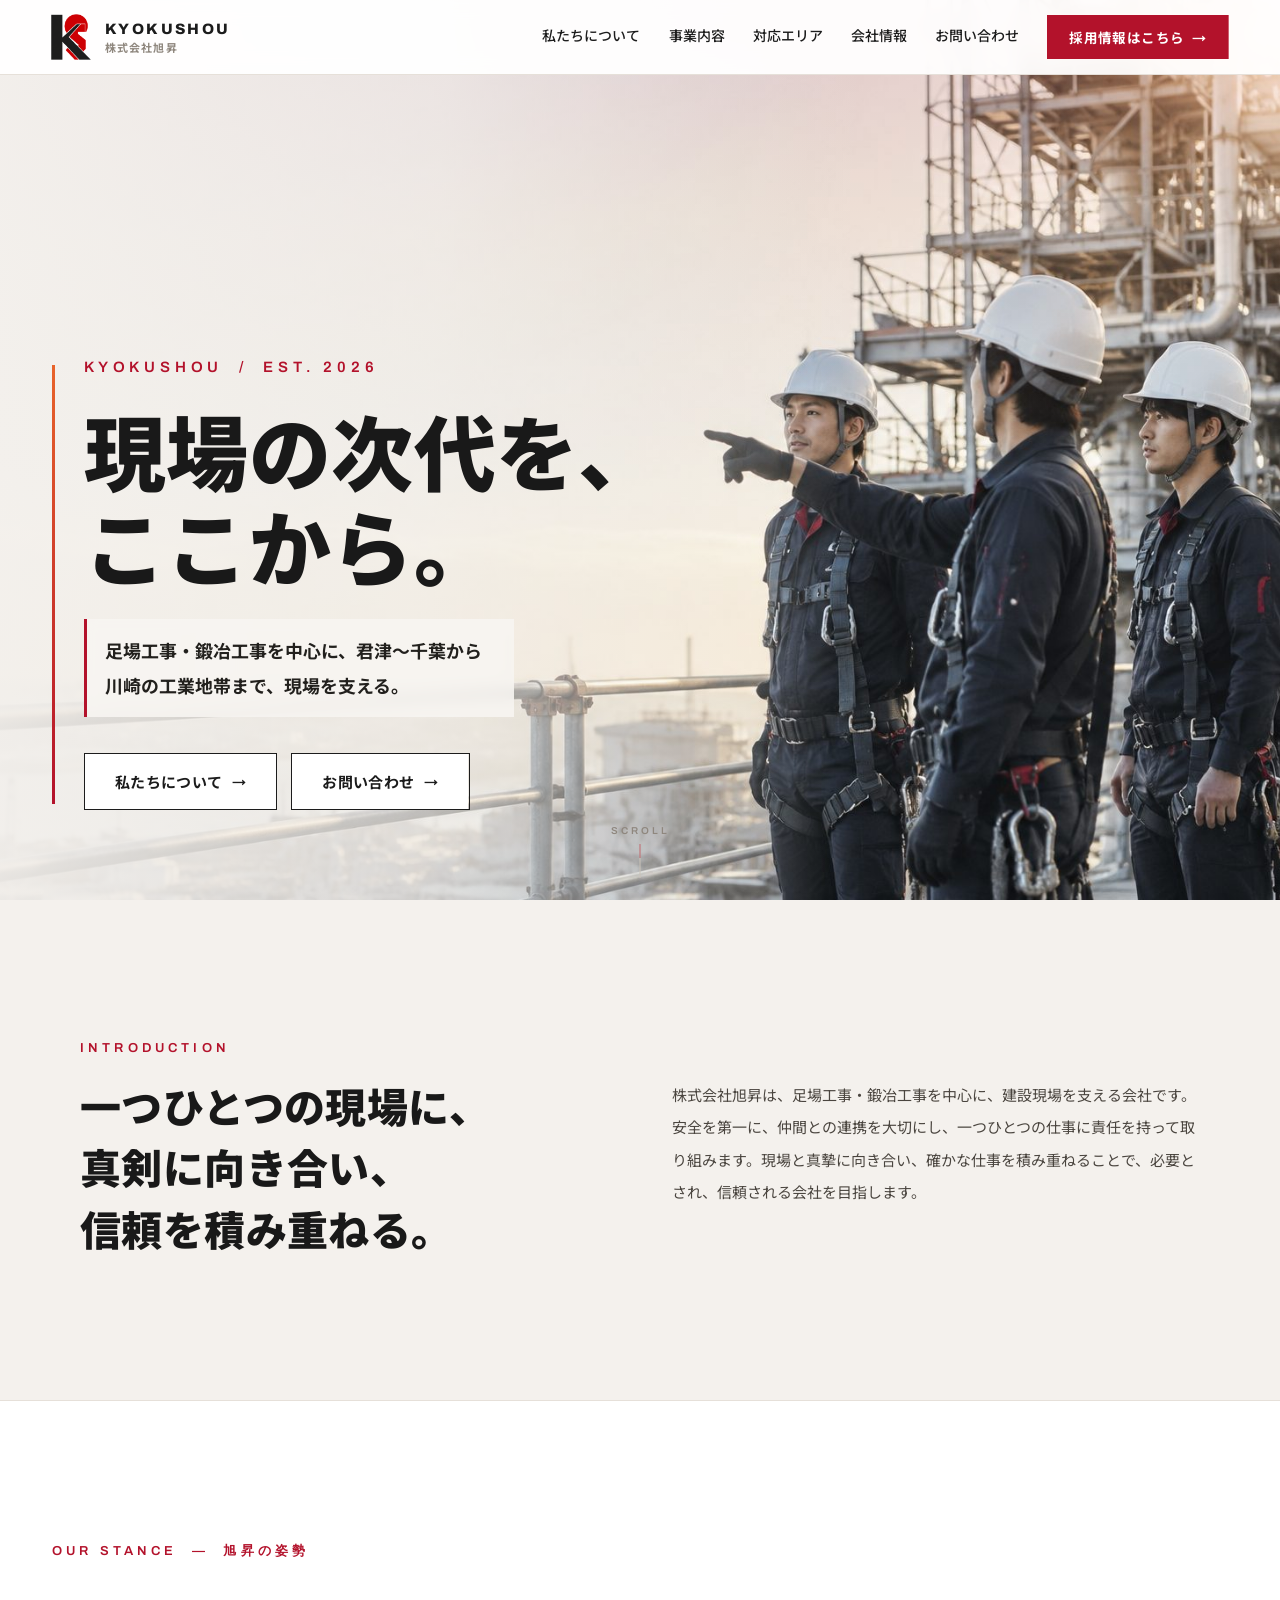
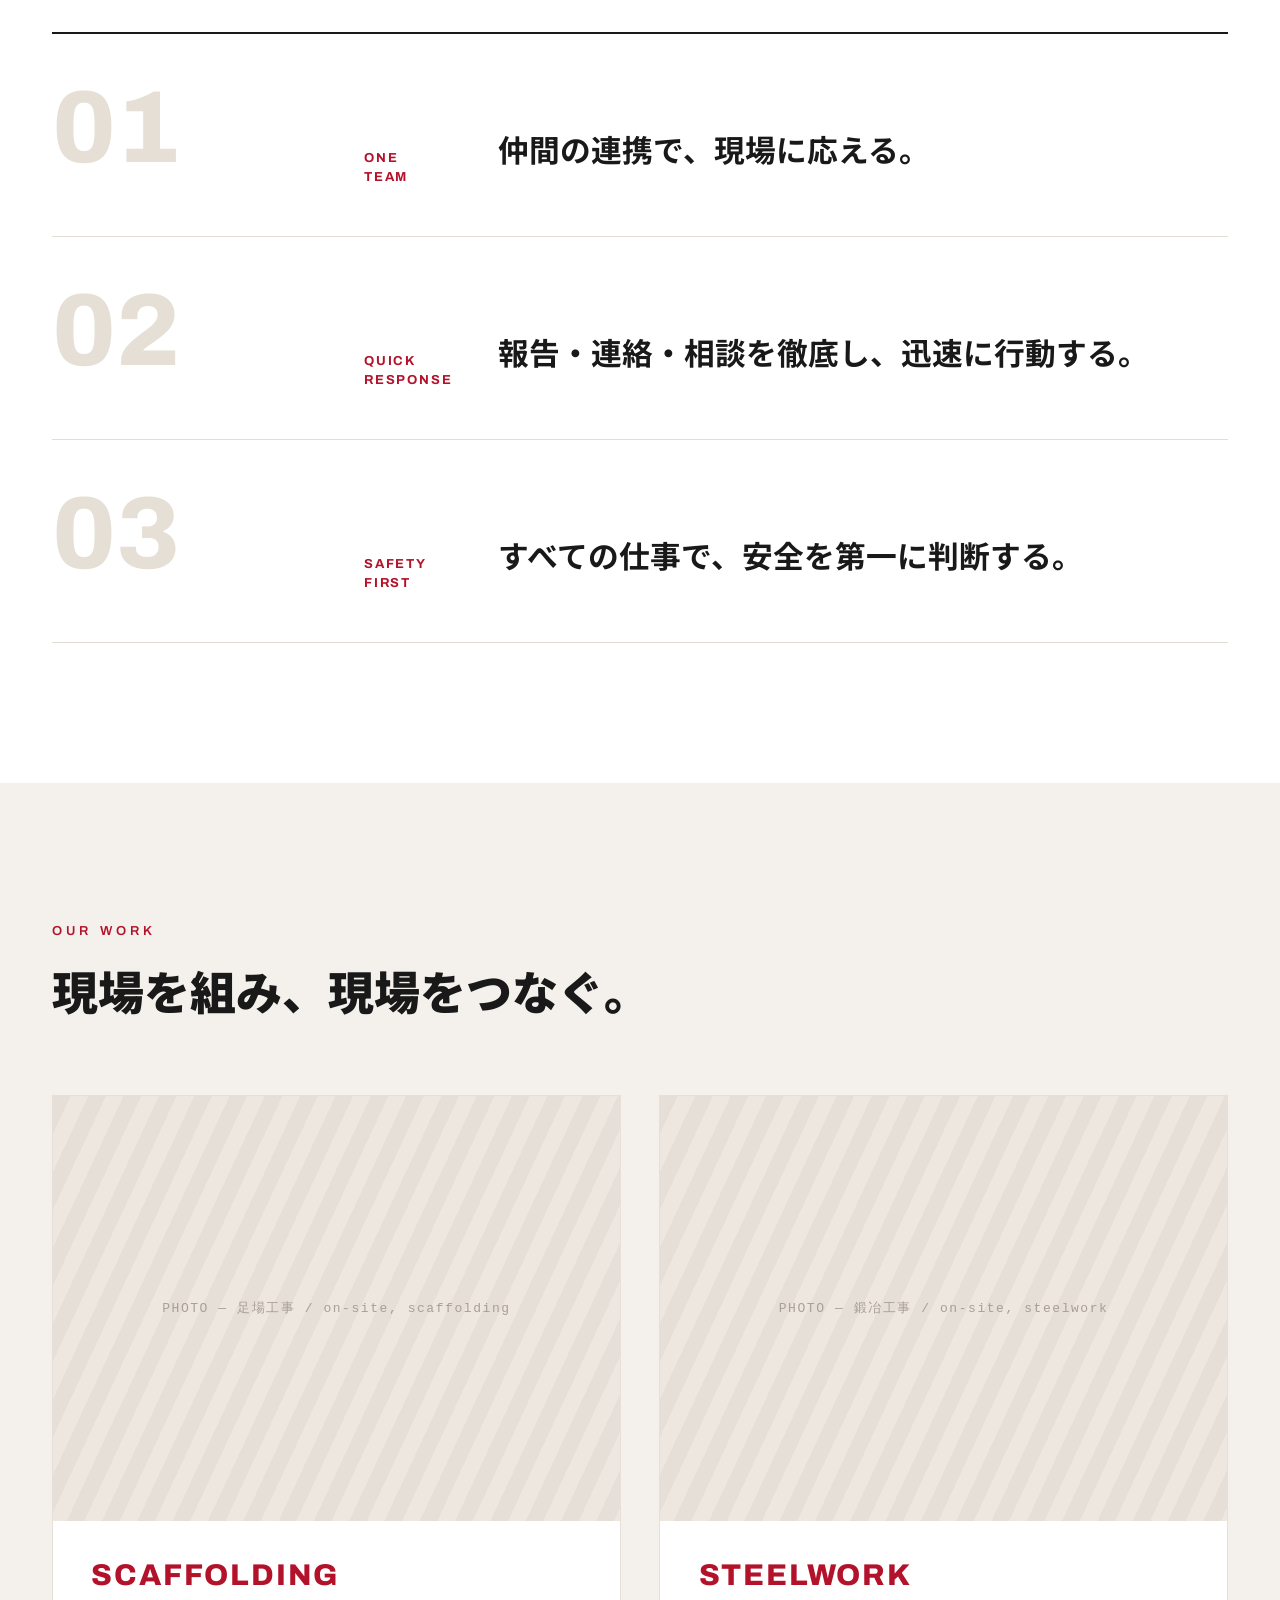
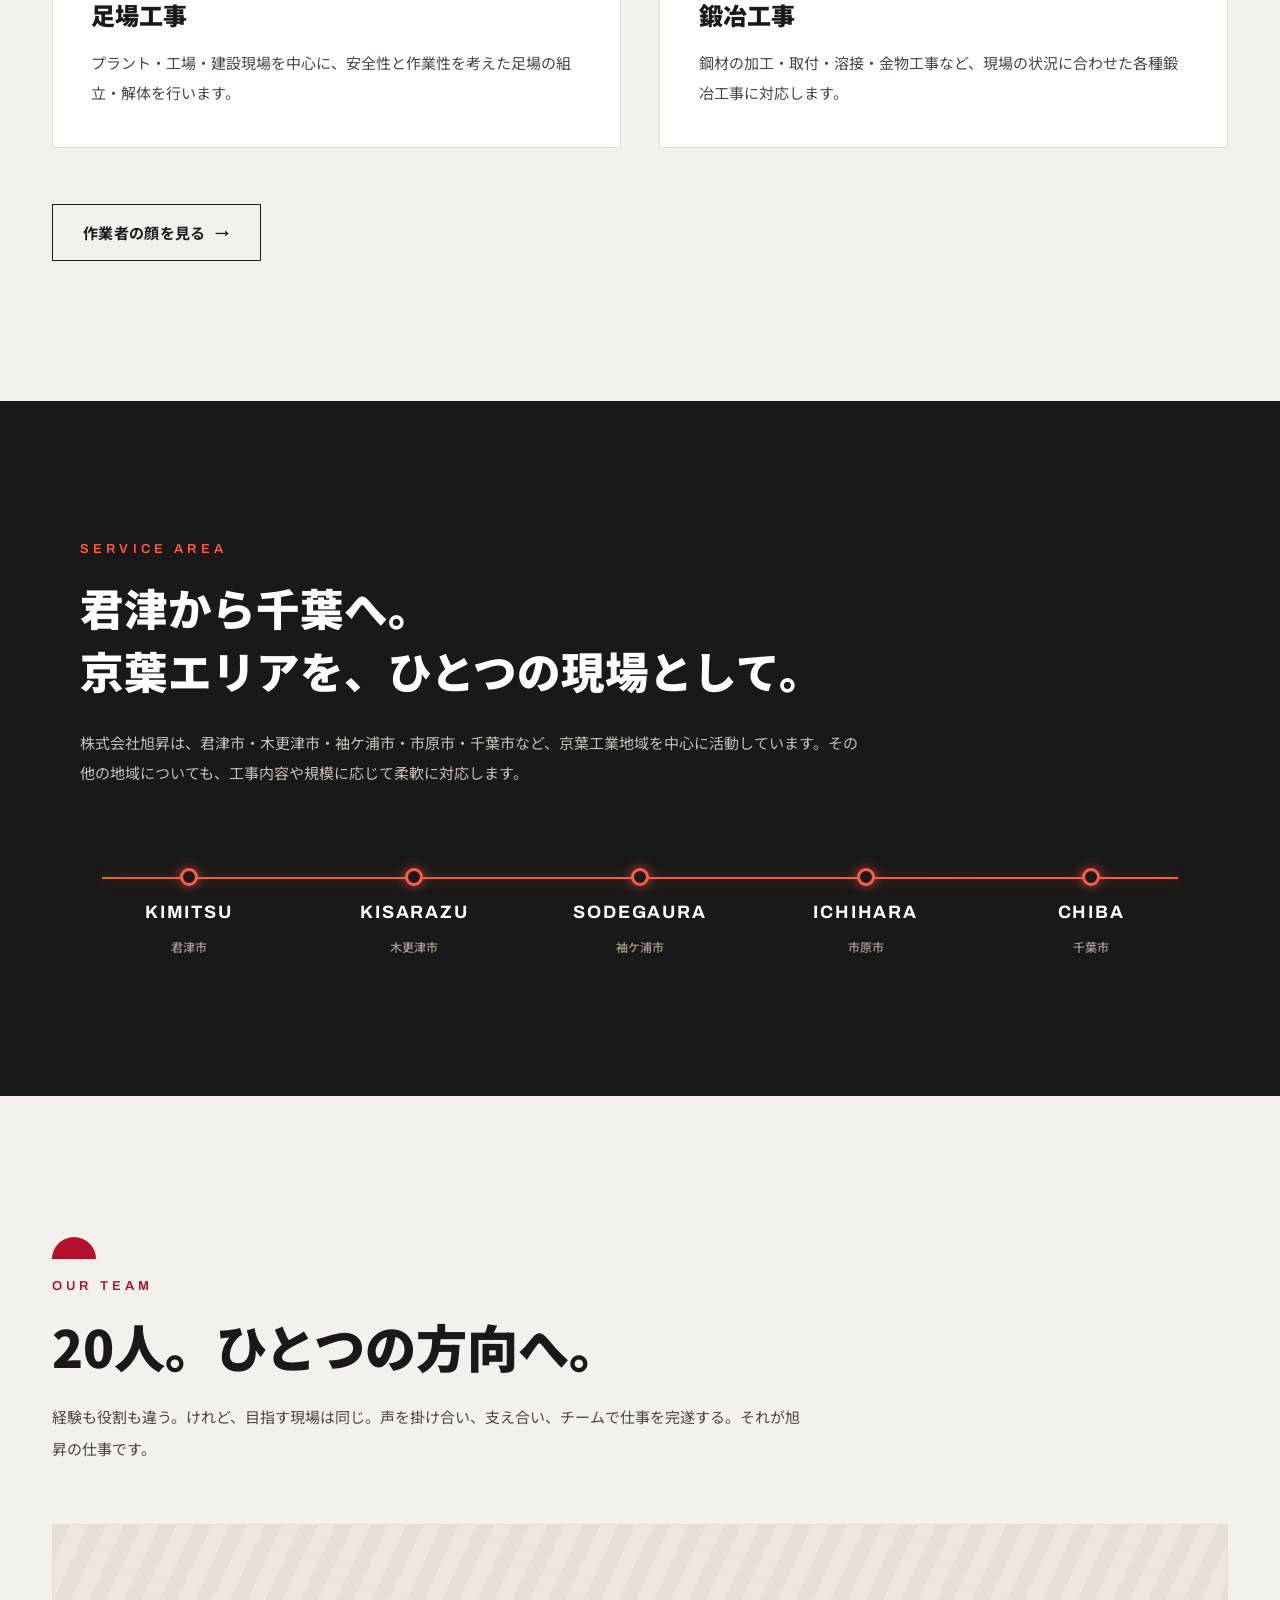
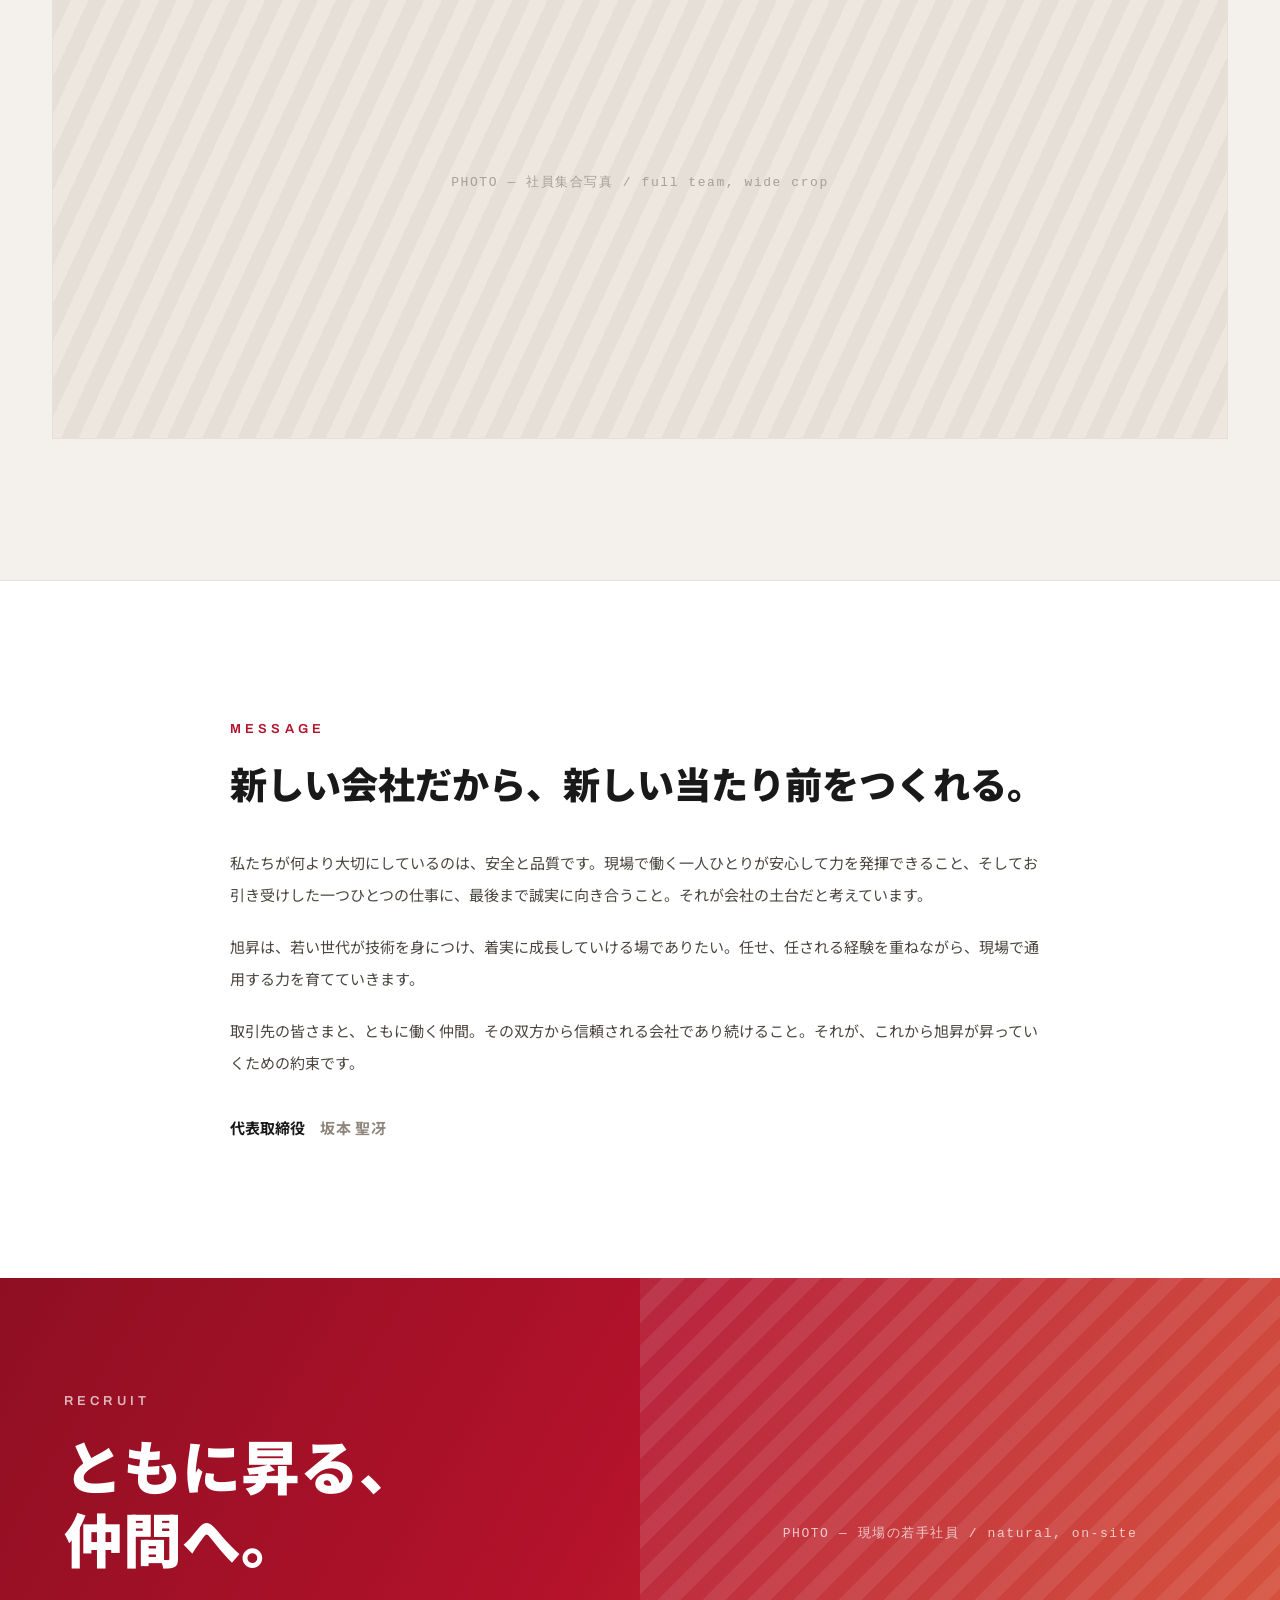
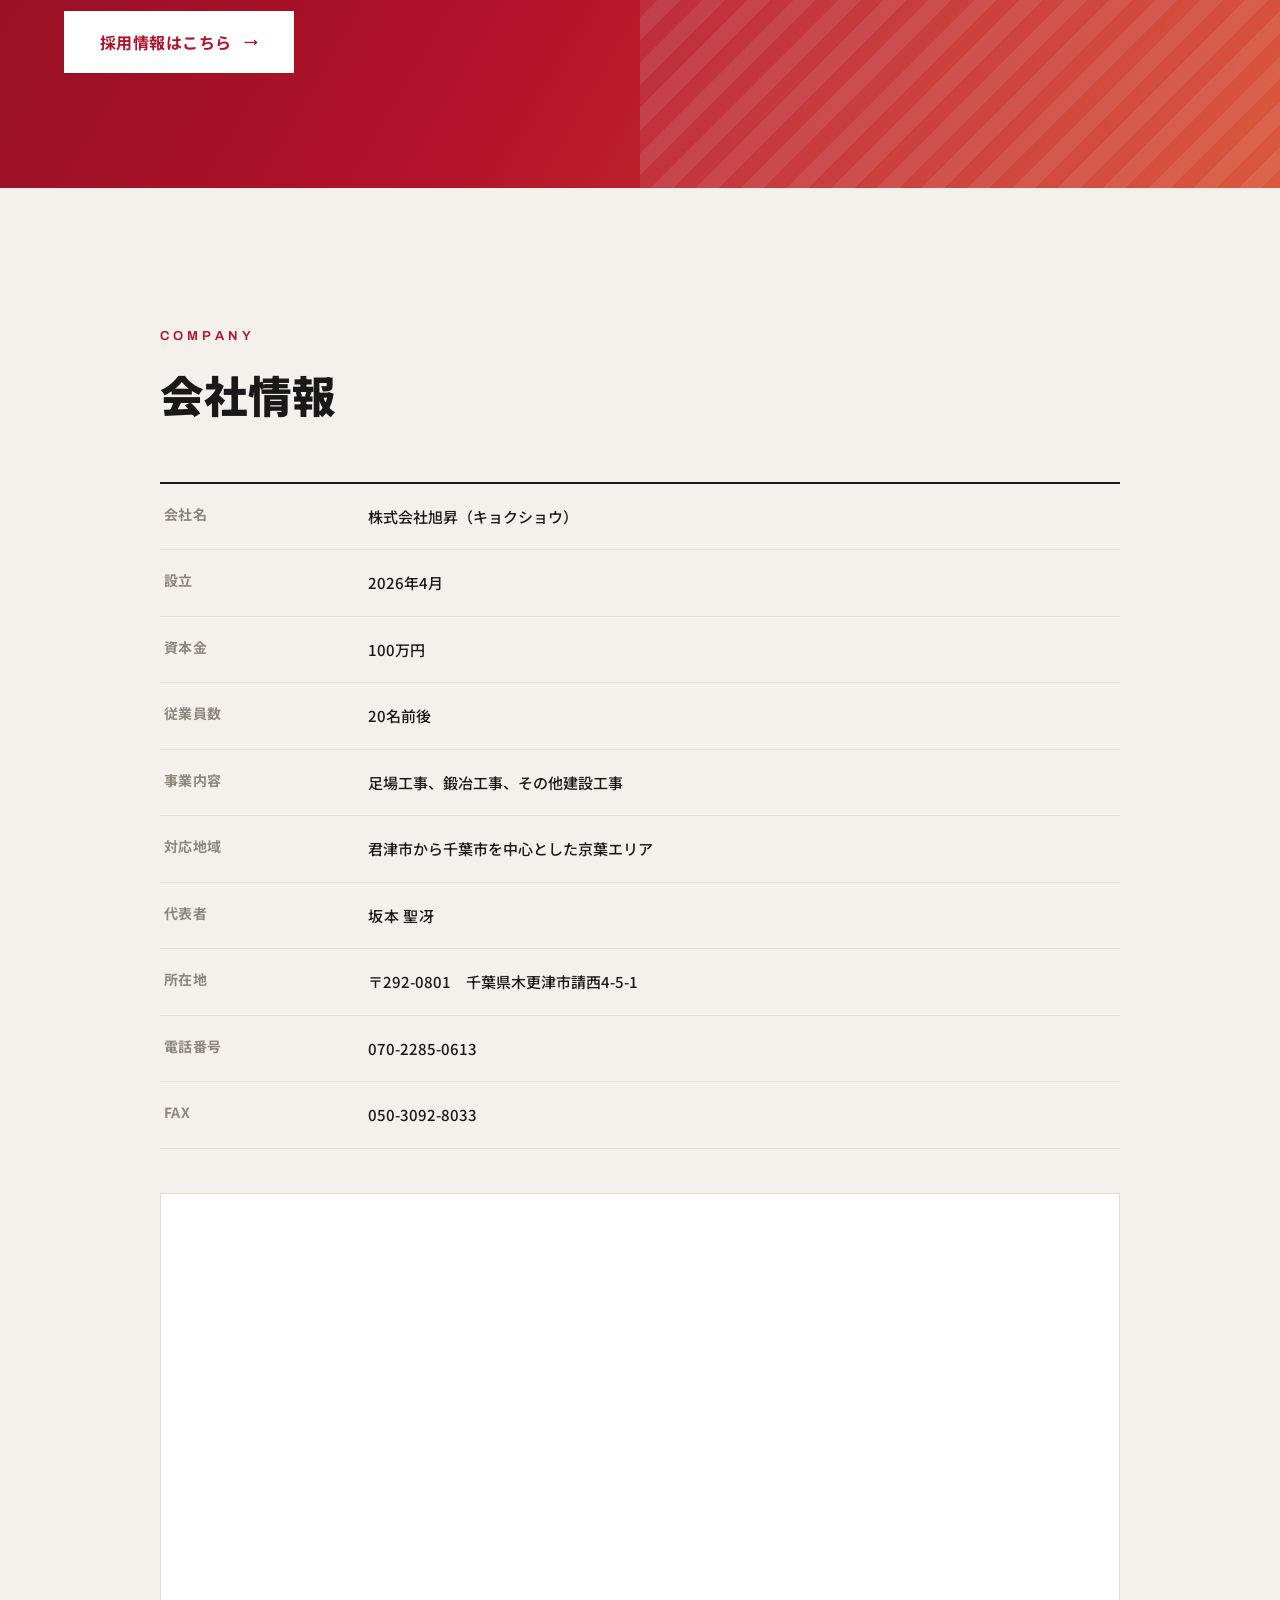
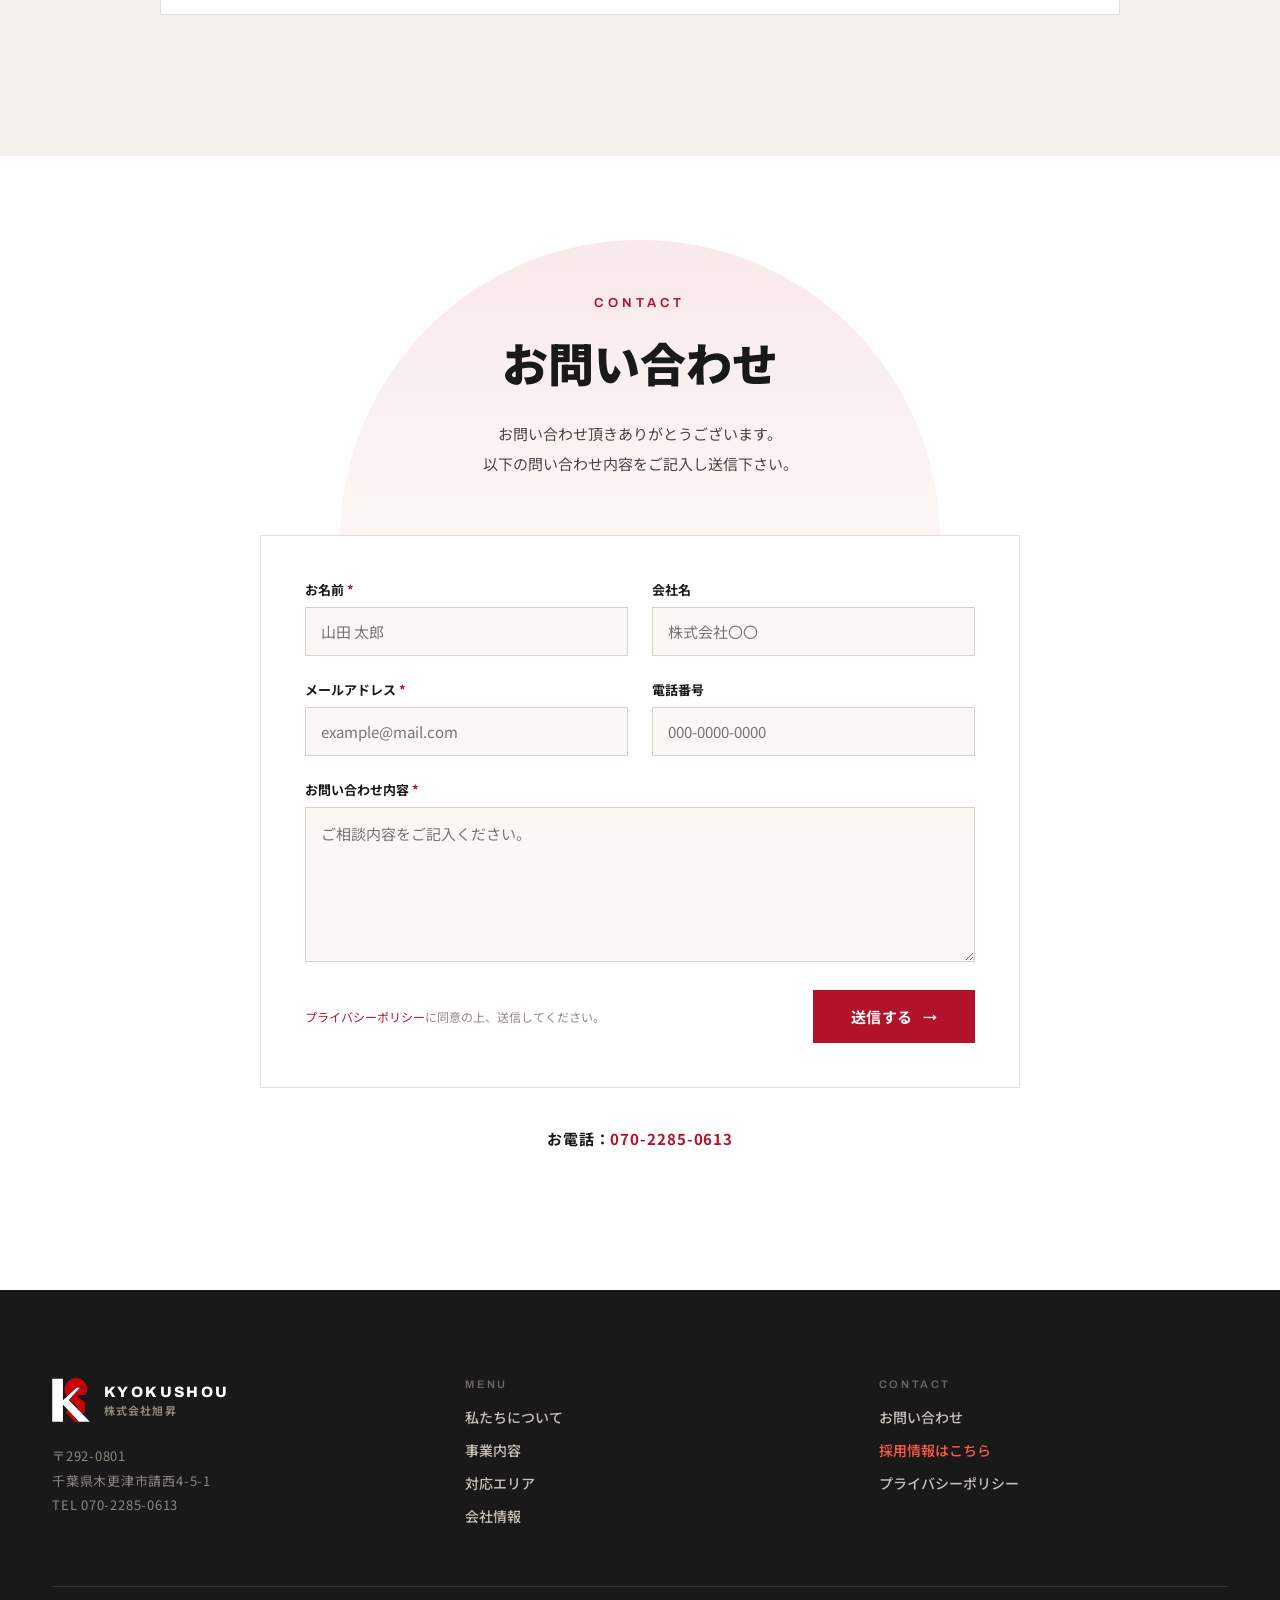
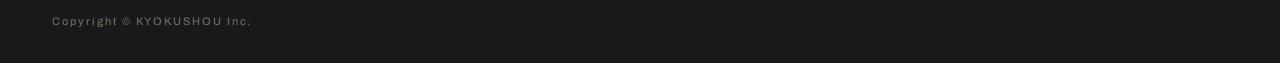
<file: index.html>
<!DOCTYPE html>
<html lang="ja">
<head>
<meta charset="utf-8">
<meta name="viewport" content="width=device-width, initial-scale=1">
<title>株式会社旭昇（KYOKUSHOU）｜足場工事・鍛冶工事 - 君津から千葉の京葉エリア</title>
<meta name="description" content="株式会社旭昇は、足場工事・鍛冶工事を中心に君津市・木更津市・袖ケ浦市・市原市・千葉市など京葉エリアの現場を支える建設会社です。">
<meta name="robots" content="index, follow">
<link rel="canonical" href="https://kyokushou0415.jp/">
<meta name="google-site-verification" content="Bt7P3g-fUhiX0Uw409McsVSvSJn1LAV6hJD6mWCxZ_s" />

<meta property="og:type" content="website">
<meta property="og:site_name" content="株式会社旭昇（KYOKUSHOU）">
<meta property="og:title" content="株式会社旭昇（KYOKUSHOU）｜足場工事・鍛冶工事 - 君津から千葉の京葉エリア">
<meta property="og:description" content="株式会社旭昇は、足場工事・鍛冶工事を中心に君津市・木更津市・袖ケ浦市・市原市・千葉市など京葉エリアの現場を支える建設会社です。">
<meta property="og:url" content="https://kyokushou0415.jp/">
<meta property="og:image" content="https://kyokushou0415.jp/images/ogp.jpg">
<meta property="og:image:width" content="1200">
<meta property="og:image:height" content="630">
<meta property="og:locale" content="ja_JP">
<meta name="twitter:card" content="summary_large_image">
<meta name="twitter:title" content="株式会社旭昇（KYOKUSHOU）｜足場工事・鍛冶工事 - 君津から千葉の京葉エリア">
<meta name="twitter:description" content="株式会社旭昇は、足場工事・鍛冶工事を中心に君津市・木更津市・袖ケ浦市・市原市・千葉市など京葉エリアの現場を支える建設会社です。">
<meta name="twitter:image" content="https://kyokushou0415.jp/images/ogp.jpg">
<meta name="theme-color" content="#b3122b">

<link rel="icon" type="image/png" sizes="32x32" href="assets/favicon-32.png">
<link rel="icon" type="image/png" sizes="192x192" href="assets/favicon-192.png">
<link rel="apple-touch-icon" sizes="180x180" href="assets/apple-touch-icon.png">
<link rel="preconnect" href="https://fonts.googleapis.com">
<link rel="preconnect" href="https://fonts.gstatic.com" crossorigin>
<link href="https://fonts.googleapis.com/css2?family=Archivo:wght@500;600;700;800;900&family=Noto+Sans+JP:wght@400;500;700;900&display=swap" rel="stylesheet">
<link rel="stylesheet" href="css/style.css">
<script type="application/ld+json">
{
  "@context": "https://schema.org",
  "@type": "GeneralContractor",
  "name": "株式会社旭昇",
  "alternateName": "KYOKUSHOU",
  "url": "https://kyokushou0415.jp/",
  "logo": "https://kyokushou0415.jp/assets/logo.png",
  "image": "https://kyokushou0415.jp/images/hero.jpg",
  "telephone": "+81-70-2285-0613",
  "foundingDate": "2026-04",
  "description": "足場工事・鍛冶工事を中心に君津市から千葉市までの京葉エリアの現場を支える建設会社です。",
  "address": {
    "@type": "PostalAddress",
    "streetAddress": "請西4-5-1",
    "addressLocality": "木更津市",
    "addressRegion": "千葉県",
    "postalCode": "292-0801",
    "addressCountry": "JP"
  },
  "areaServed": ["君津市", "木更津市", "袖ケ浦市", "市原市", "千葉市"]
}
</script>
</head>
<body>

<div id="top">

<header class="site-header" data-header>
  <div class="header-inner">
    <a href="#top" class="brand" aria-label="株式会社旭昇 ホーム">
      <img src="assets/logo-mark.png" alt="株式会社旭昇 ロゴ" class="brand-logo">
      <span class="brand-text">
        <span class="brand-en">KYOKUSHOU</span>
        <span class="brand-jp">株式会社旭昇</span>
      </span>
    </a>

    <nav class="site-nav">
      <a href="#about" class="nav-link">私たちについて</a>
      <a href="#business" class="nav-link">事業内容</a>
      <a href="#area" class="nav-link">対応エリア</a>
      <a href="#company" class="nav-link">会社情報</a>
      <a href="#contact" class="nav-link">お問い合わせ</a>
      <a href="#recruit" class="btn-cta">採用情報はこちら<span class="arrow">→</span></a>
    </nav>

    <button class="hamburger" data-menu-open aria-label="メニューを開く">
      <span></span><span></span><span class="accent"></span>
    </button>
  </div>
</header>

<div class="mobile-menu" data-mobile-menu>
  <div class="mobile-menu-top">
    <span class="brand">
      <img src="assets/logo-mark.png" alt="株式会社旭昇 ロゴ" class="brand-logo brand-logo-sm">
      <span class="brand-en">KYOKUSHOU</span>
    </span>
    <button class="menu-close" data-menu-close aria-label="メニューを閉じる">×</button>
  </div>
  <nav class="mobile-nav">
    <a data-menu-close href="#about">私たちについて</a>
    <a data-menu-close href="#business">事業内容</a>
    <a data-menu-close href="#area">対応エリア</a>
    <a data-menu-close href="#company">会社情報</a>
    <a data-menu-close href="#contact">お問い合わせ</a>
  </nav>
  <a data-menu-close href="#recruit" class="mobile-cta">採用情報はこちら<span class="arrow">→</span></a>
  <span class="mobile-menu-tag">KYOKUSHOU / EST. 2026</span>
</div>

<!-- ============ 1. HERO ============ -->
<section class="hero">
  <div class="hero-photo" role="img" aria-label="京葉工業地帯に朝日が差し込む足場の現場で打ち合わせる作業員"></div>
  <div class="hero-sunrise"></div>
  <div class="hero-fade"></div>

  <div class="hero-inner">
    <div class="hero-content">
      <span class="hero-vline" data-reveal-line="v"></span>
      <p class="eyebrow" data-reveal="up">KYOKUSHOU&nbsp;&nbsp;/&nbsp;&nbsp;EST. 2026</p>
      <h1 data-reveal="up">現場の次代を、<br>ここから。</h1>
      <p class="hero-lead" data-reveal="up">足場工事・鍛冶工事を中心に、君津〜千葉から川崎の工業地帯まで、現場を支える。</p>
      <div class="hero-actions" data-reveal="up">
        <a href="#about" class="btn-outline">私たちについて<span class="arrow">→</span></a>
        <a href="#contact" class="btn-outline">お問い合わせ<span class="arrow">→</span></a>
      </div>
    </div>
  </div>

  <div class="scroll-indicator">
    <span>SCROLL</span>
    <span class="scroll-track"><span class="scroll-dot"></span></span>
  </div>
</section>

<!-- ============ 2. INTRO ============ -->
<section id="about" class="section intro">
  <div class="intro-grid">
    <div>
      <p class="eyebrow" data-reveal="up">Introduction</p>
      <h2 data-reveal="up">一つひとつの現場に、<br>真剣に向き合い、<br>信頼を積み重ねる。</h2>
    </div>
    <p class="intro-text" data-reveal="up">株式会社旭昇は、足場工事・鍛冶工事を中心に、建設現場を支える会社です。安全を第一に、仲間との連携を大切にし、一つひとつの仕事に責任を持って取り組みます。現場と真摯に向き合い、確かな仕事を積み重ねることで、必要とされ、信頼される会社を目指します。</p>
  </div>
</section>

<!-- ============ 3. 旭昇の姿勢 ============ -->
<section class="section section-white stance">
  <div class="stance-inner">
    <p class="eyebrow" data-reveal="up">Our Stance&nbsp;&nbsp;—&nbsp;&nbsp;旭昇の姿勢</p>

    <div class="stance-row stance-row-first" data-reveal="up">
      <span class="stance-num">01</span>
      <span class="stance-tag">ONE<br>TEAM</span>
      <span class="stance-text">仲間の連携で、現場に応える。</span>
    </div>
    <div class="stance-row" data-reveal="up">
      <span class="stance-num">02</span>
      <span class="stance-tag">QUICK<br>RESPONSE</span>
      <span class="stance-text">報告・連絡・相談を徹底し、迅速に行動する。</span>
    </div>
    <div class="stance-row stance-row-last" data-reveal="up">
      <span class="stance-num">03</span>
      <span class="stance-tag">SAFETY<br>FIRST</span>
      <span class="stance-text">すべての仕事で、安全を第一に判断する。</span>
    </div>
  </div>
</section>

<!-- ============ 4. 事業内容 ============ -->
<section id="business" class="section business">
  <div class="business-inner">
    <div class="business-head">
      <p class="eyebrow" data-reveal="up">Our Work</p>
      <h2 data-reveal="up">現場を組み、現場をつなぐ。</h2>
    </div>

    <div class="business-grid">
      <div class="business-card" data-reveal="up">
        <div class="business-photo photo-placeholder" role="img" aria-label="プラントで足場を組み立てる作業員"><span>PHOTO — 足場工事 / on-site, scaffolding</span></div>
        <div class="business-card-body">
          <p class="business-en">SCAFFOLDING</p>
          <h3>足場工事</h3>
          <p class="business-desc">プラント・工場・建設現場を中心に、安全性と作業性を考えた足場の組立・解体を行います。</p>
        </div>
      </div>
      <div class="business-card" data-reveal="up">
        <div class="business-photo photo-placeholder" role="img" aria-label="鉄骨を溶接する鍛冶工事の作業員"><span>PHOTO — 鍛冶工事 / on-site, steelwork</span></div>
        <div class="business-card-body">
          <p class="business-en">STEELWORK</p>
          <h3>鍛冶工事</h3>
          <p class="business-desc">鋼材の加工・取付・溶接・金物工事など、現場の状況に合わせた各種鍛冶工事に対応します。</p>
        </div>
      </div>
    </div>

    <div class="business-more" data-reveal="up">
      <a href="#team" class="btn-outline btn-outline-light">作業者の顔を見る<span class="arrow">→</span></a>
    </div>
  </div>
</section>

<!-- ============ 5. 対応エリア ============ -->
<section id="area" class="section area">
  <div class="area-inner">
    <p class="eyebrow eyebrow-dark" data-reveal="up">Service Area</p>
    <h2 data-reveal="up">君津から千葉へ。<br>京葉エリアを、ひとつの現場として。</h2>
    <p class="area-text" data-reveal="up">株式会社旭昇は、君津市・木更津市・袖ケ浦市・市原市・千葉市など、京葉工業地域を中心に活動しています。その他の地域についても、工事内容や規模に応じて柔軟に対応します。</p>

    <div class="area-timeline area-timeline-h" data-reveal="up">
      <div class="area-line-track"></div>
      <div class="area-line-fill" data-reveal-line="h"></div>
      <div class="area-points">
        <div class="area-point"><span class="dot"></span><span class="area-en">KIMITSU</span><span class="area-jp">君津市</span></div>
        <div class="area-point"><span class="dot"></span><span class="area-en">KISARAZU</span><span class="area-jp">木更津市</span></div>
        <div class="area-point"><span class="dot"></span><span class="area-en">SODEGAURA</span><span class="area-jp">袖ケ浦市</span></div>
        <div class="area-point"><span class="dot"></span><span class="area-en">ICHIHARA</span><span class="area-jp">市原市</span></div>
        <div class="area-point"><span class="dot"></span><span class="area-en">CHIBA</span><span class="area-jp">千葉市</span></div>
      </div>
    </div>

    <div class="area-timeline area-timeline-v">
      <div class="area-line-track-v"></div>
      <div class="area-line-fill-v" data-reveal-line="v"></div>
      <div class="area-point-v"><span class="dot"></span><span class="area-en">KIMITSU</span><span class="area-jp">君津市</span></div>
      <div class="area-point-v"><span class="dot"></span><span class="area-en">KISARAZU</span><span class="area-jp">木更津市</span></div>
      <div class="area-point-v"><span class="dot"></span><span class="area-en">SODEGAURA</span><span class="area-jp">袖ケ浦市</span></div>
      <div class="area-point-v"><span class="dot"></span><span class="area-en">ICHIHARA</span><span class="area-jp">市原市</span></div>
      <div class="area-point-v"><span class="dot"></span><span class="area-en">CHIBA</span><span class="area-jp">千葉市</span></div>
    </div>
  </div>
</section>

<!-- ============ 6. チーム紹介 ============ -->
<section id="team" class="section team">
  <div class="team-inner">
    <div class="team-head">
      <span class="pill" data-reveal="up"></span>
      <p class="eyebrow" data-reveal="up">Our Team</p>
      <h2 data-reveal="up">20人。ひとつの方向へ。</h2>
      <p class="team-text" data-reveal="up">経験も役割も違う。けれど、目指す現場は同じ。声を掛け合い、支え合い、チームで仕事を完遂する。それが旭昇の仕事です。</p>
    </div>
    <div class="photo-placeholder team-photo" role="img" aria-label="安全装備を着けた社員の集合写真">
      <span>PHOTO — 社員集合写真 / full team, wide crop</span>
    </div>
  </div>
</section>

<!-- ============ 7. 代表メッセージ ============ -->
<section class="section section-white message">
  <div class="message-inner">
    <p class="eyebrow" data-reveal="up">Message</p>
    <h2 data-reveal="up">新しい会社だから、新しい当たり前をつくれる。</h2>
    <div class="message-body" data-reveal="up">
      <p>私たちが何より大切にしているのは、安全と品質です。現場で働く一人ひとりが安心して力を発揮できること、そしてお引き受けした一つひとつの仕事に、最後まで誠実に向き合うこと。それが会社の土台だと考えています。</p>
      <p>旭昇は、若い世代が技術を身につけ、着実に成長していける場でありたい。任せ、任される経験を重ねながら、現場で通用する力を育てていきます。</p>
      <p>取引先の皆さまと、ともに働く仲間。その双方から信頼される会社であり続けること。それが、これから旭昇が昇っていくための約束です。</p>
    </div>
    <p class="message-sign" data-reveal="up">代表取締役　<span>坂本 聖冴</span></p>
  </div>
</section>

<!-- ============ 8. 採用導線 ============ -->
<section id="recruit" class="recruit">
  <div class="recruit-grid">
    <div class="recruit-copy">
      <p class="eyebrow eyebrow-recruit" data-reveal="up">Recruit</p>
      <h2 data-reveal="up">ともに昇る、<br>仲間へ。</h2>
      <div data-reveal="up">
        <a href="recruit.html" class="btn-recruit">採用情報はこちら<span class="arrow">→</span></a>
      </div>
    </div>
    <div class="photo-placeholder recruit-photo" role="img" aria-label="現場で働く若手社員の自然な表情の写真">
      <span>PHOTO — 現場の若手社員 / natural, on-site</span>
    </div>
  </div>
</section>

<!-- ============ 9. 会社情報 ============ -->
<section id="company" class="section company">
  <div class="company-inner">
    <p class="eyebrow" data-reveal="up">Company</p>
    <h2 data-reveal="up">会社情報</h2>
    <dl class="company-table" data-reveal="up">
      <div class="company-row"><dt>会社名</dt><dd>株式会社旭昇（キョクショウ）</dd></div>
      <div class="company-row"><dt>設立</dt><dd>2026年4月</dd></div>
      <div class="company-row"><dt>資本金</dt><dd>100万円</dd></div>
      <div class="company-row"><dt>従業員数</dt><dd>20名前後</dd></div>
      <div class="company-row"><dt>事業内容</dt><dd>足場工事、鍛冶工事、その他建設工事</dd></div>
      <div class="company-row"><dt>対応地域</dt><dd>君津市から千葉市を中心とした京葉エリア</dd></div>
      <div class="company-row"><dt>代表者</dt><dd class="tracked">坂本 聖冴</dd></div>
      <div class="company-row"><dt>所在地</dt><dd>〒292-0801　千葉県木更津市請西4-5-1</dd></div>
      <div class="company-row"><dt>電話番号</dt><dd><a href="tel:07022850613" class="tel-link">070-2285-0613</a></dd></div>
      <div class="company-row"><dt>FAX</dt><dd>050-3092-8033</dd></div>
    </dl>
    <div class="company-map" data-reveal="up">
      <iframe title="株式会社旭昇 所在地マップ" src="https://maps.google.com/maps?q=%E5%8D%83%E8%91%89%E7%9C%8C%E6%9C%A8%E6%9B%B4%E6%B4%A5%E5%B8%82%E8%AB%8B%E8%A5%BF4-5-1&z=16&output=embed" loading="lazy" referrerpolicy="no-referrer-when-downgrade"></iframe>
    </div>
  </div>
</section>

<!-- ============ 10. お問い合わせ ============ -->
<section id="contact" class="section contact">
  <div class="contact-glow" aria-hidden="true"></div>
  <div class="contact-inner">
    <div class="contact-head">
      <p class="eyebrow" data-reveal="up">Contact</p>
      <h2 data-reveal="up">お問い合わせ</h2>
      <p class="contact-lead" data-reveal="up">お問い合わせ頂きありがとうございます。<br>以下の問い合わせ内容をご記入し送信下さい。</p>
    </div>

    <div class="form-success" data-form-success hidden>
      <span class="pill"></span>
      <h3>送信ありがとうございました。</h3>
      <p>担当者より折り返しご連絡いたします。お急ぎの場合はお電話ください。</p>
    </div>

    <form class="contact-form" data-reveal="up" data-contact-form action="https://formspree.io/f/YOUR_FORM_ID" method="POST">
      <label><span>お名前 <em>*</em></span><input type="text" name="name" required placeholder="山田 太郎"></label>
      <label><span>会社名</span><input type="text" name="company" placeholder="株式会社〇〇"></label>
      <label><span>メールアドレス <em>*</em></span><input type="email" name="email" required placeholder="example@mail.com"></label>
      <label><span>電話番号</span><input type="tel" name="phone" placeholder="000-0000-0000"></label>
      <label class="full"><span>お問い合わせ内容 <em>*</em></span><textarea name="message" required rows="5" placeholder="ご相談内容をご記入ください。"></textarea></label>
      <div class="form-footer full">
        <p class="form-note"><a href="privacy.html">プライバシーポリシー</a>に同意の上、送信してください。</p>
        <button type="submit" class="btn-submit">送信する<span class="arrow">→</span></button>
      </div>
      <p class="form-error full" data-form-error hidden>送信に失敗しました。お手数ですがお電話にてお問い合わせください。</p>
    </form>

    <p class="contact-tel" data-reveal="up">お電話：<a href="tel:07022850613">070-2285-0613</a></p>
  </div>
</section>

<!-- ============ 11. FOOTER ============ -->
<footer class="site-footer">
  <div class="footer-inner">
    <div class="footer-grid">
      <div>
        <span class="footer-brand">
          <img src="assets/logo-mark-white.png" alt="株式会社旭昇 ロゴ" class="footer-logo">
          <span class="brand-text">
            <span class="brand-en">KYOKUSHOU</span>
            <span class="brand-jp">株式会社旭昇</span>
          </span>
        </span>
        <p class="footer-address">〒292-0801<br>千葉県木更津市請西4-5-1<br>TEL 070-2285-0613</p>
      </div>
      <nav class="footer-nav">
        <span class="footer-label">MENU</span>
        <a href="#about">私たちについて</a>
        <a href="#business">事業内容</a>
        <a href="#area">対応エリア</a>
        <a href="#company">会社情報</a>
      </nav>
      <nav class="footer-nav">
        <span class="footer-label">CONTACT</span>
        <a href="#contact">お問い合わせ</a>
        <a href="#recruit" class="footer-recruit">採用情報はこちら</a>
        <a href="privacy.html">プライバシーポリシー</a>
      </nav>
    </div>
    <p class="footer-copy">Copyright © KYOKUSHOU Inc.</p>
  </div>
</footer>

</div>

<script src="js/main.js"></script>
</body>
</html>
</file>
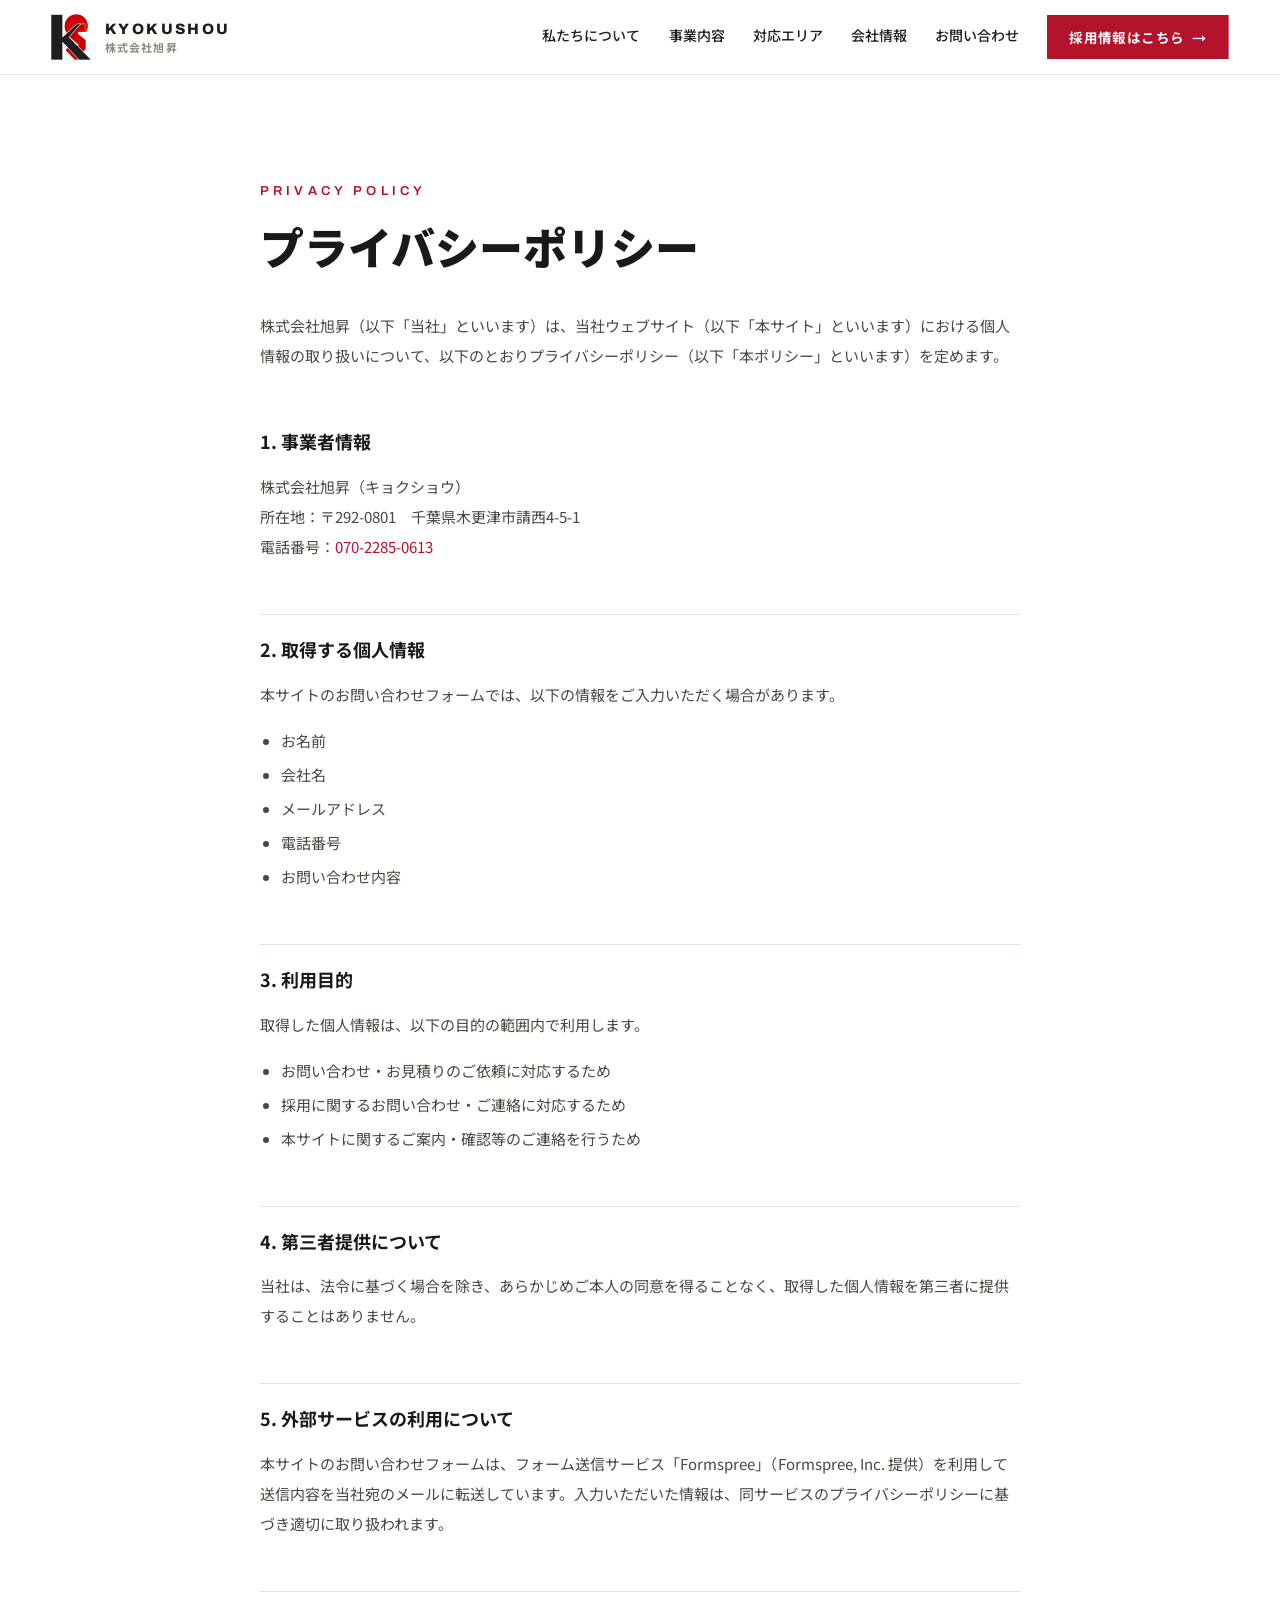
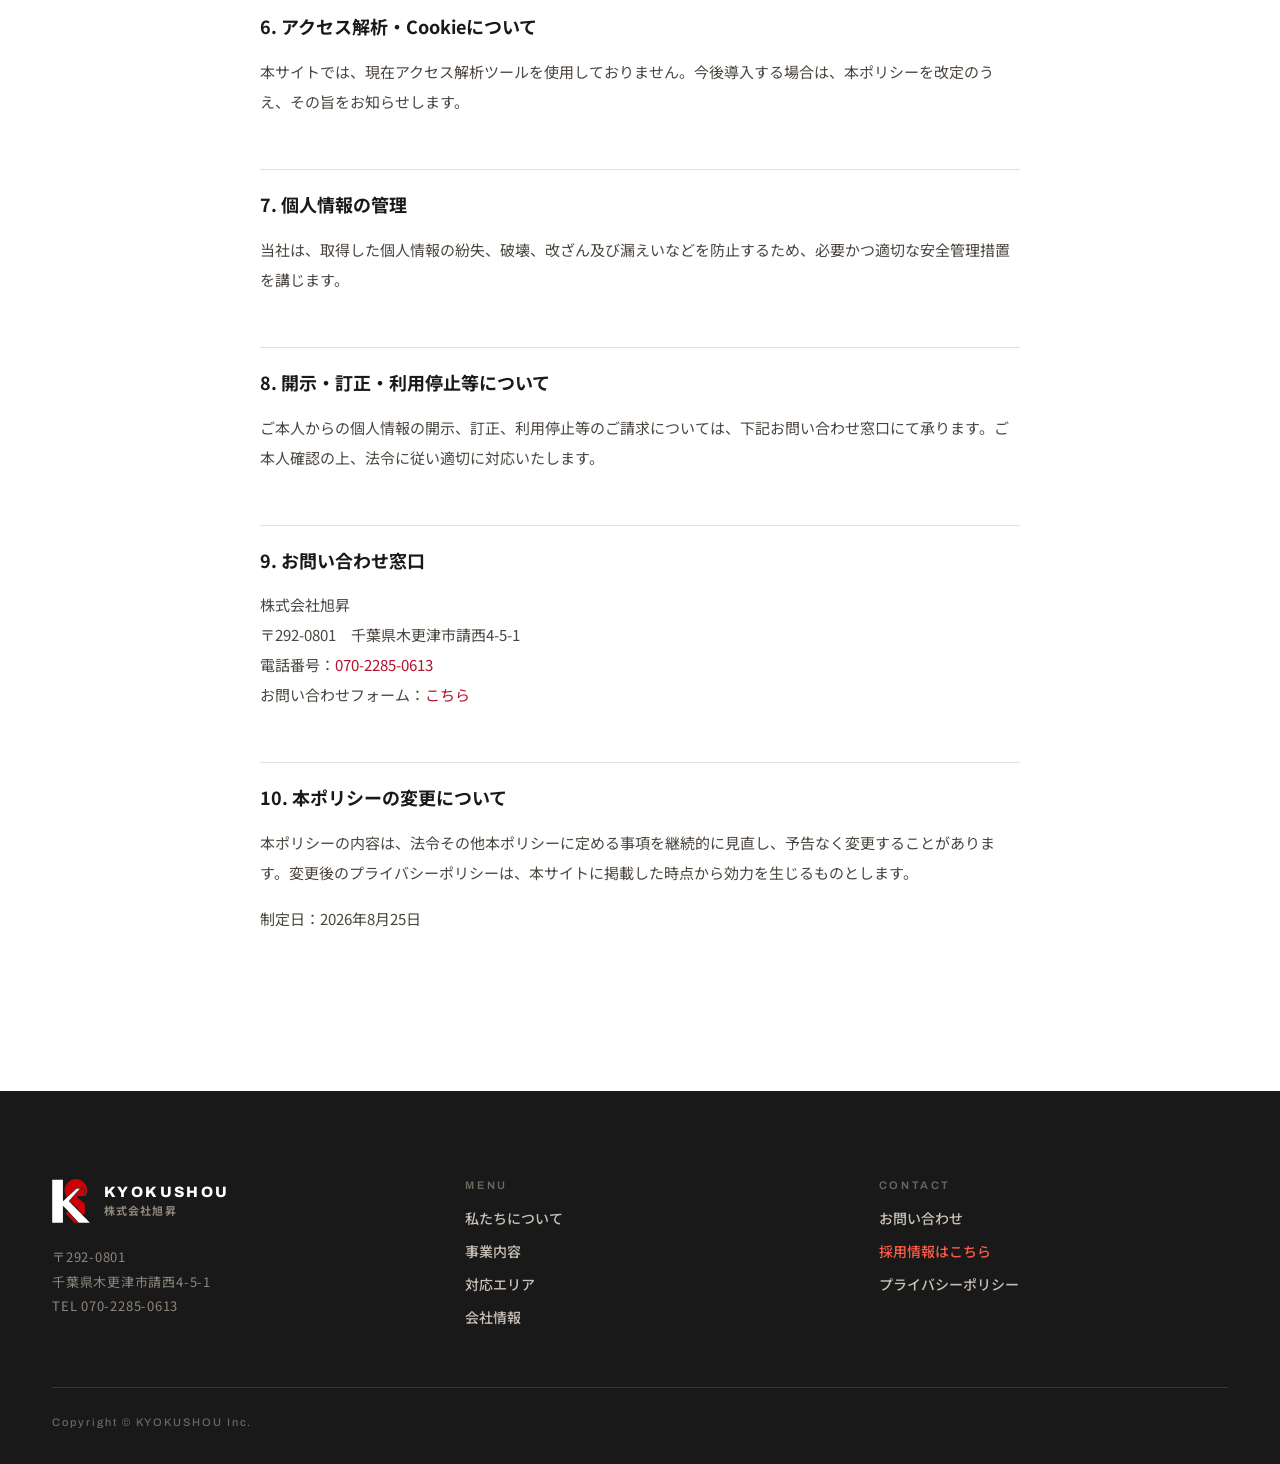
<file: privacy.html>
<!DOCTYPE html>
<html lang="ja">
<head>
<meta charset="utf-8">
<meta name="viewport" content="width=device-width, initial-scale=1">
<title>プライバシーポリシー｜株式会社旭昇（KYOKUSHOU）</title>
<meta name="description" content="株式会社旭昇のプライバシーポリシー（個人情報保護方針）です。お問い合わせフォームで取得する個人情報の取り扱いについてご案内します。">
<meta name="robots" content="index, follow">
<link rel="canonical" href="https://kyokushou0415.jp/privacy.html">

<meta property="og:type" content="website">
<meta property="og:site_name" content="株式会社旭昇（KYOKUSHOU）">
<meta property="og:title" content="プライバシーポリシー｜株式会社旭昇（KYOKUSHOU）">
<meta property="og:description" content="株式会社旭昇のプライバシーポリシー（個人情報保護方針）です。">
<meta property="og:url" content="https://kyokushou0415.jp/privacy.html">
<meta property="og:image" content="https://kyokushou0415.jp/images/ogp.jpg">
<meta property="og:image:width" content="1200">
<meta property="og:image:height" content="630">
<meta property="og:locale" content="ja_JP">
<meta name="theme-color" content="#b3122b">

<link rel="icon" type="image/png" sizes="32x32" href="assets/favicon-32.png">
<link rel="icon" type="image/png" sizes="192x192" href="assets/favicon-192.png">
<link rel="apple-touch-icon" sizes="180x180" href="assets/apple-touch-icon.png">
<link rel="preconnect" href="https://fonts.googleapis.com">
<link rel="preconnect" href="https://fonts.gstatic.com" crossorigin>
<link href="https://fonts.googleapis.com/css2?family=Archivo:wght@500;600;700;800;900&family=Noto+Sans+JP:wght@400;500;700;900&display=swap" rel="stylesheet">
<link rel="stylesheet" href="css/style.css">
</head>
<body>

<div id="top">

<header class="site-header" data-header>
  <div class="header-inner">
    <a href="index.html" class="brand" aria-label="株式会社旭昇 ホーム">
      <img src="assets/logo-mark.png" alt="株式会社旭昇 ロゴ" class="brand-logo">
      <span class="brand-text">
        <span class="brand-en">KYOKUSHOU</span>
        <span class="brand-jp">株式会社旭昇</span>
      </span>
    </a>

    <nav class="site-nav">
      <a href="index.html#about" class="nav-link">私たちについて</a>
      <a href="index.html#business" class="nav-link">事業内容</a>
      <a href="index.html#area" class="nav-link">対応エリア</a>
      <a href="index.html#company" class="nav-link">会社情報</a>
      <a href="index.html#contact" class="nav-link">お問い合わせ</a>
      <a href="recruit.html" class="btn-cta">採用情報はこちら<span class="arrow">→</span></a>
    </nav>

    <button class="hamburger" data-menu-open aria-label="メニューを開く">
      <span></span><span></span><span class="accent"></span>
    </button>
  </div>
</header>

<div class="mobile-menu" data-mobile-menu>
  <div class="mobile-menu-top">
    <span class="brand">
      <img src="assets/logo-mark.png" alt="株式会社旭昇 ロゴ" class="brand-logo brand-logo-sm">
      <span class="brand-en">KYOKUSHOU</span>
    </span>
    <button class="menu-close" data-menu-close aria-label="メニューを閉じる">×</button>
  </div>
  <nav class="mobile-nav">
    <a data-menu-close href="index.html#about">私たちについて</a>
    <a data-menu-close href="index.html#business">事業内容</a>
    <a data-menu-close href="index.html#area">対応エリア</a>
    <a data-menu-close href="index.html#company">会社情報</a>
    <a data-menu-close href="index.html#contact">お問い合わせ</a>
  </nav>
  <a data-menu-close href="recruit.html" class="mobile-cta">採用情報はこちら<span class="arrow">→</span></a>
  <span class="mobile-menu-tag">KYOKUSHOU / EST. 2026</span>
</div>

<!-- ============ プライバシーポリシー ============ -->
<section class="section legal">
  <div class="legal-inner">
    <p class="eyebrow" data-reveal="up">Privacy Policy</p>
    <h1 data-reveal="up">プライバシーポリシー</h1>
    <p class="legal-lead" data-reveal="up">株式会社旭昇（以下「当社」といいます）は、当社ウェブサイト（以下「本サイト」といいます）における個人情報の取り扱いについて、以下のとおりプライバシーポリシー（以下「本ポリシー」といいます）を定めます。</p>

    <article class="legal-article" data-reveal="up">
      <h2>1. 事業者情報</h2>
      <p>
        株式会社旭昇（キョクショウ）<br>
        所在地：〒292-0801　千葉県木更津市請西4-5-1<br>
        電話番号：<a href="tel:07022850613">070-2285-0613</a>
      </p>

      <h2>2. 取得する個人情報</h2>
      <p>本サイトのお問い合わせフォームでは、以下の情報をご入力いただく場合があります。</p>
      <ul>
        <li>お名前</li>
        <li>会社名</li>
        <li>メールアドレス</li>
        <li>電話番号</li>
        <li>お問い合わせ内容</li>
      </ul>

      <h2>3. 利用目的</h2>
      <p>取得した個人情報は、以下の目的の範囲内で利用します。</p>
      <ul>
        <li>お問い合わせ・お見積りのご依頼に対応するため</li>
        <li>採用に関するお問い合わせ・ご連絡に対応するため</li>
        <li>本サイトに関するご案内・確認等のご連絡を行うため</li>
      </ul>

      <h2>4. 第三者提供について</h2>
      <p>当社は、法令に基づく場合を除き、あらかじめご本人の同意を得ることなく、取得した個人情報を第三者に提供することはありません。</p>

      <h2>5. 外部サービスの利用について</h2>
      <p>本サイトのお問い合わせフォームは、フォーム送信サービス「Formspree」（Formspree, Inc. 提供）を利用して送信内容を当社宛のメールに転送しています。入力いただいた情報は、同サービスのプライバシーポリシーに基づき適切に取り扱われます。</p>

      <h2>6. アクセス解析・Cookieについて</h2>
      <p>本サイトでは、現在アクセス解析ツールを使用しておりません。今後導入する場合は、本ポリシーを改定のうえ、その旨をお知らせします。</p>

      <h2>7. 個人情報の管理</h2>
      <p>当社は、取得した個人情報の紛失、破壊、改ざん及び漏えいなどを防止するため、必要かつ適切な安全管理措置を講じます。</p>

      <h2>8. 開示・訂正・利用停止等について</h2>
      <p>ご本人からの個人情報の開示、訂正、利用停止等のご請求については、下記お問い合わせ窓口にて承ります。ご本人確認の上、法令に従い適切に対応いたします。</p>

      <h2>9. お問い合わせ窓口</h2>
      <p>
        株式会社旭昇<br>
        〒292-0801　千葉県木更津市請西4-5-1<br>
        電話番号：<a href="tel:07022850613">070-2285-0613</a><br>
        お問い合わせフォーム：<a href="index.html#contact">こちら</a>
      </p>

      <h2>10. 本ポリシーの変更について</h2>
      <p>本ポリシーの内容は、法令その他本ポリシーに定める事項を継続的に見直し、予告なく変更することがあります。変更後のプライバシーポリシーは、本サイトに掲載した時点から効力を生じるものとします。</p>

      <p class="legal-date">制定日：2026年8月25日</p>
    </article>
  </div>
</section>

<!-- ============ FOOTER ============ -->
<footer class="site-footer">
  <div class="footer-inner">
    <div class="footer-grid">
      <div>
        <span class="footer-brand">
          <img src="assets/logo-mark-white.png" alt="株式会社旭昇 ロゴ" class="footer-logo">
          <span class="brand-text">
            <span class="brand-en">KYOKUSHOU</span>
            <span class="brand-jp">株式会社旭昇</span>
          </span>
        </span>
        <p class="footer-address">〒292-0801<br>千葉県木更津市請西4-5-1<br>TEL 070-2285-0613</p>
      </div>
      <nav class="footer-nav">
        <span class="footer-label">MENU</span>
        <a href="index.html#about">私たちについて</a>
        <a href="index.html#business">事業内容</a>
        <a href="index.html#area">対応エリア</a>
        <a href="index.html#company">会社情報</a>
      </nav>
      <nav class="footer-nav">
        <span class="footer-label">CONTACT</span>
        <a href="index.html#contact">お問い合わせ</a>
        <a href="recruit.html" class="footer-recruit">採用情報はこちら</a>
        <a href="privacy.html">プライバシーポリシー</a>
      </nav>
    </div>
    <p class="footer-copy">Copyright © KYOKUSHOU Inc.</p>
  </div>
</footer>

</div>

<script src="js/main.js"></script>
</body>
</html>
</file>
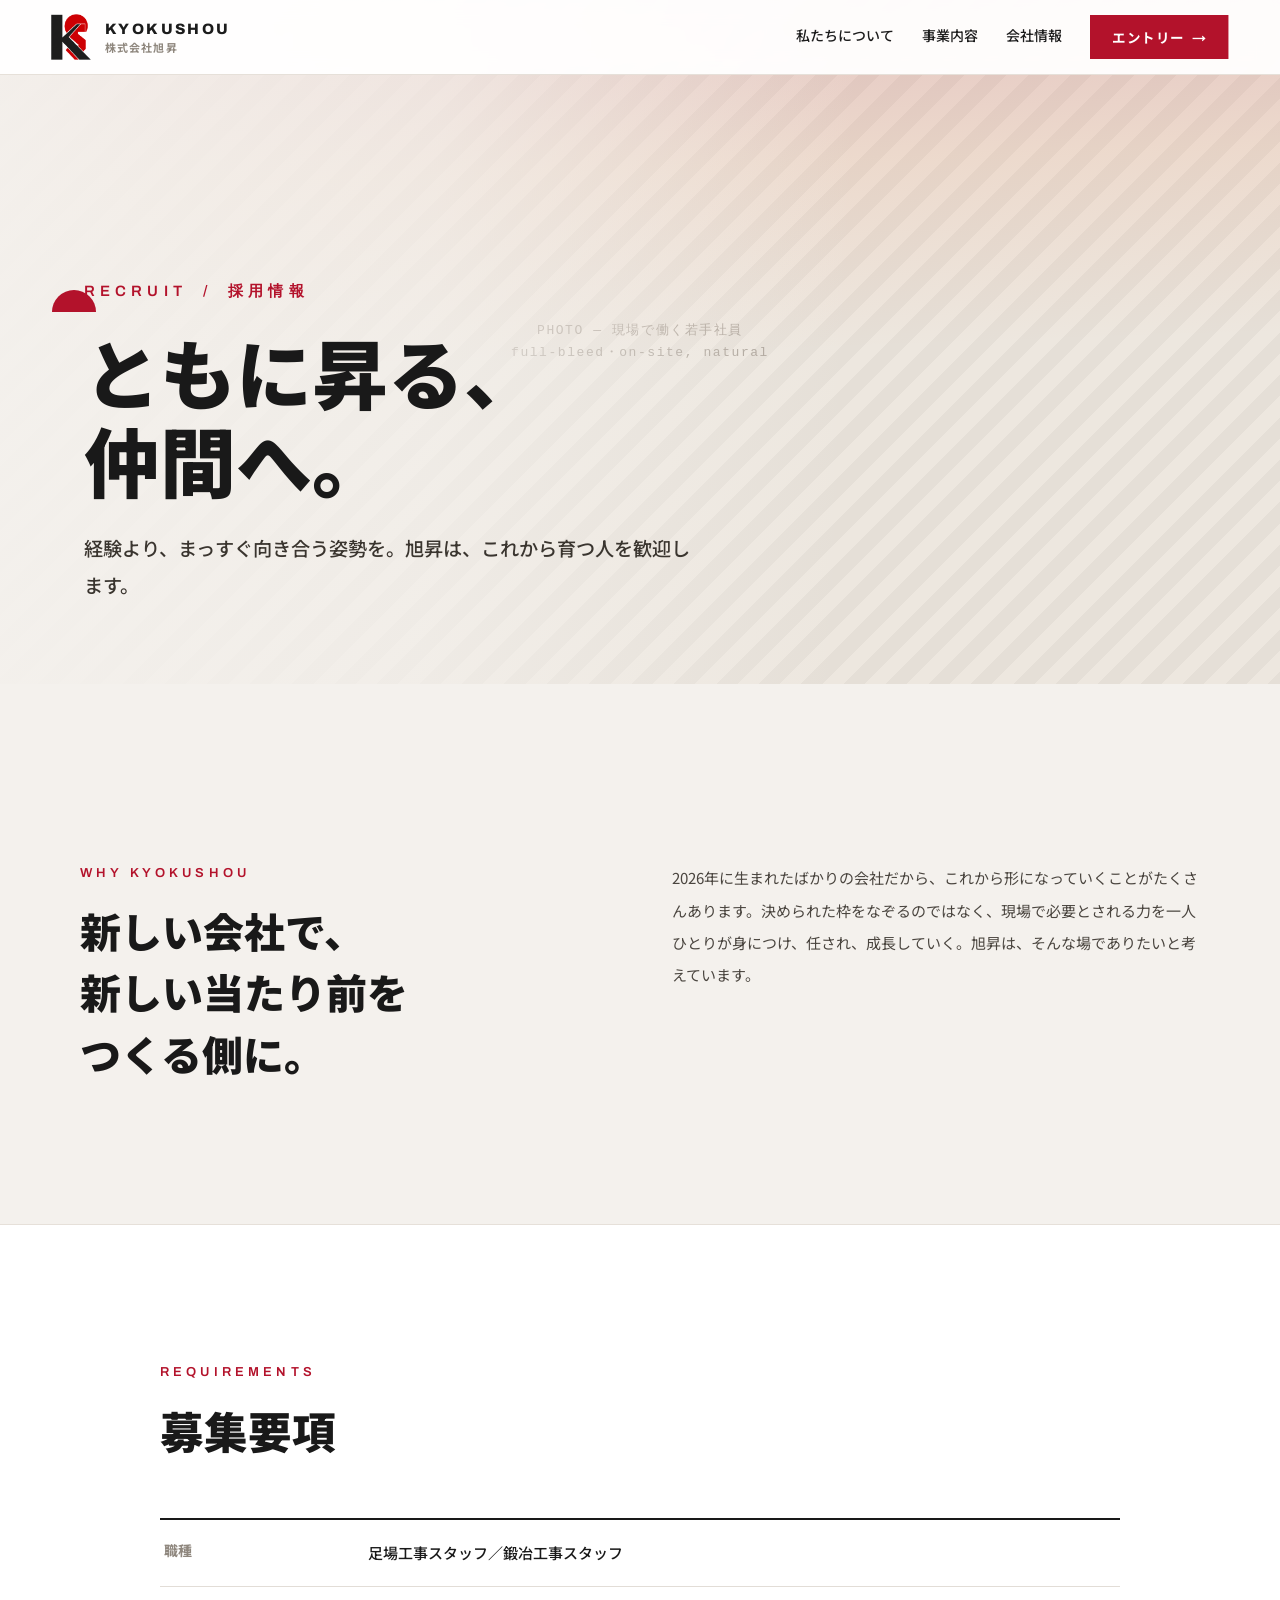
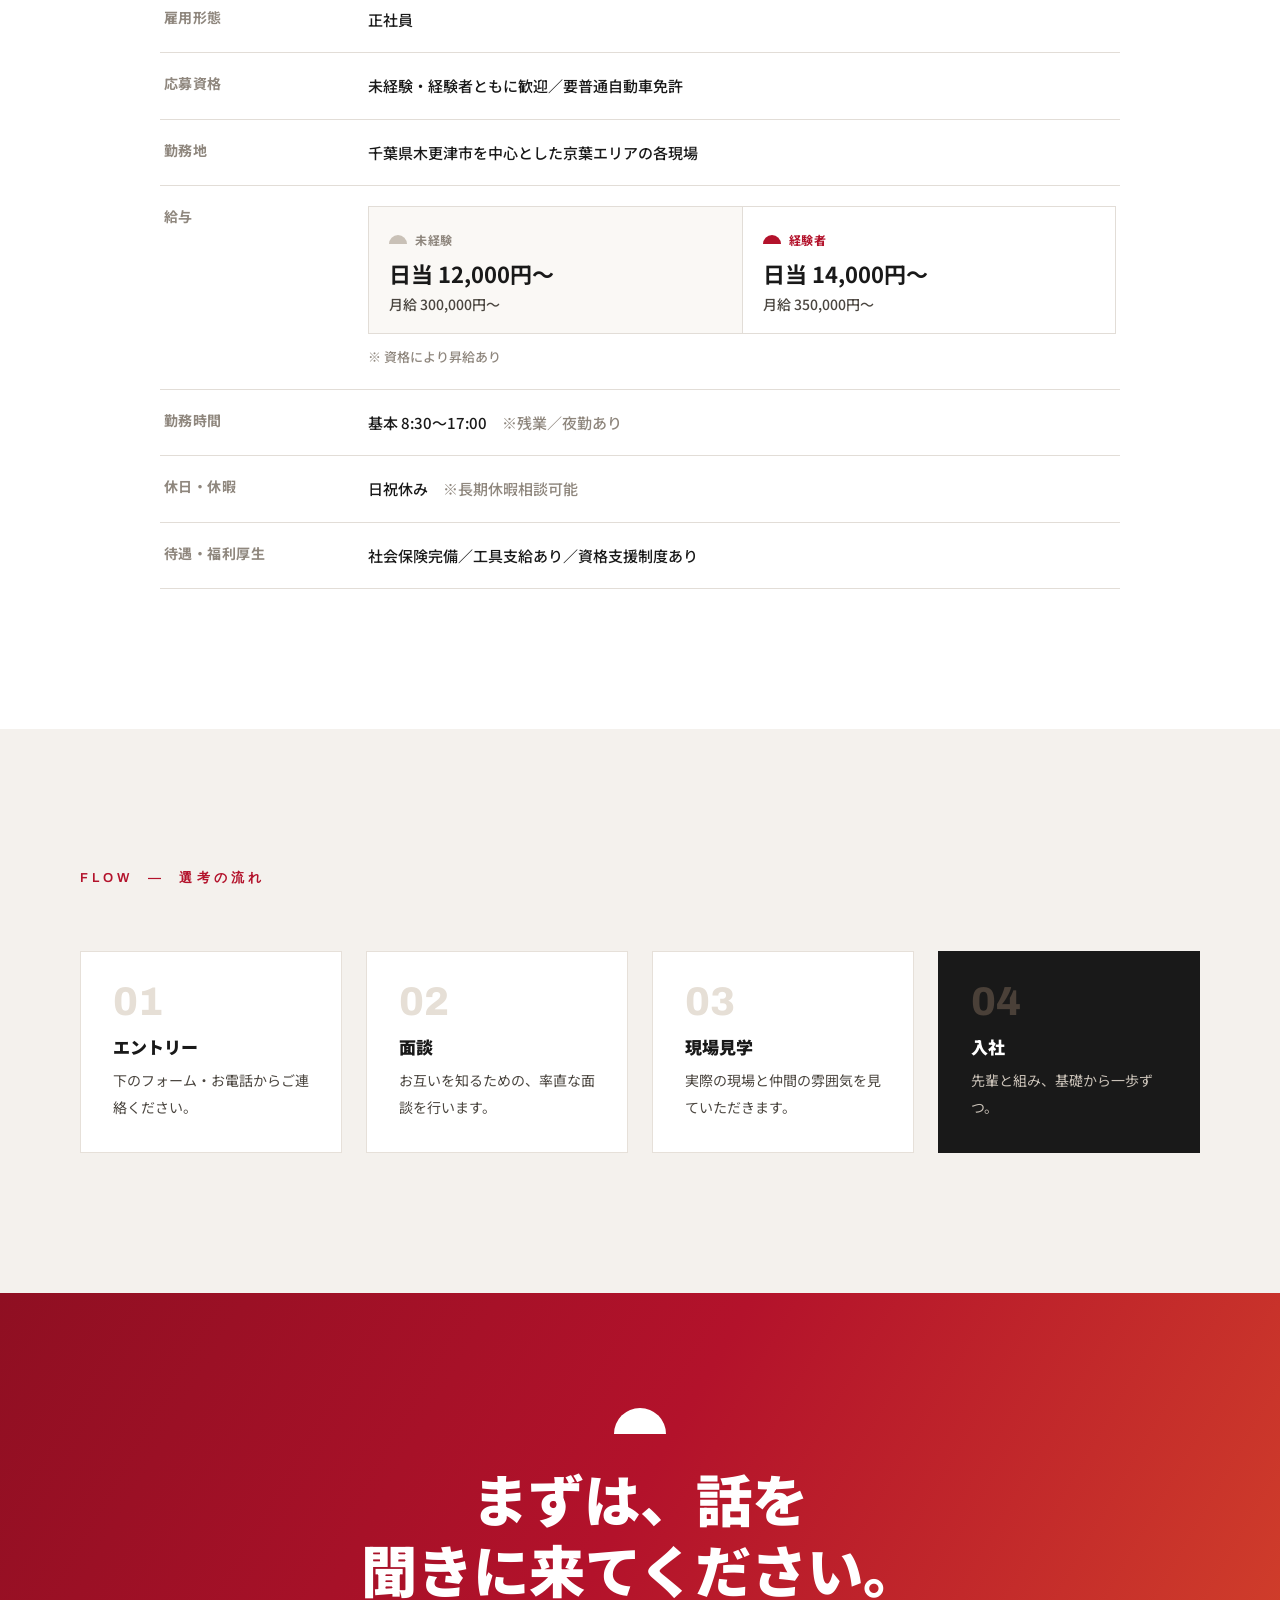
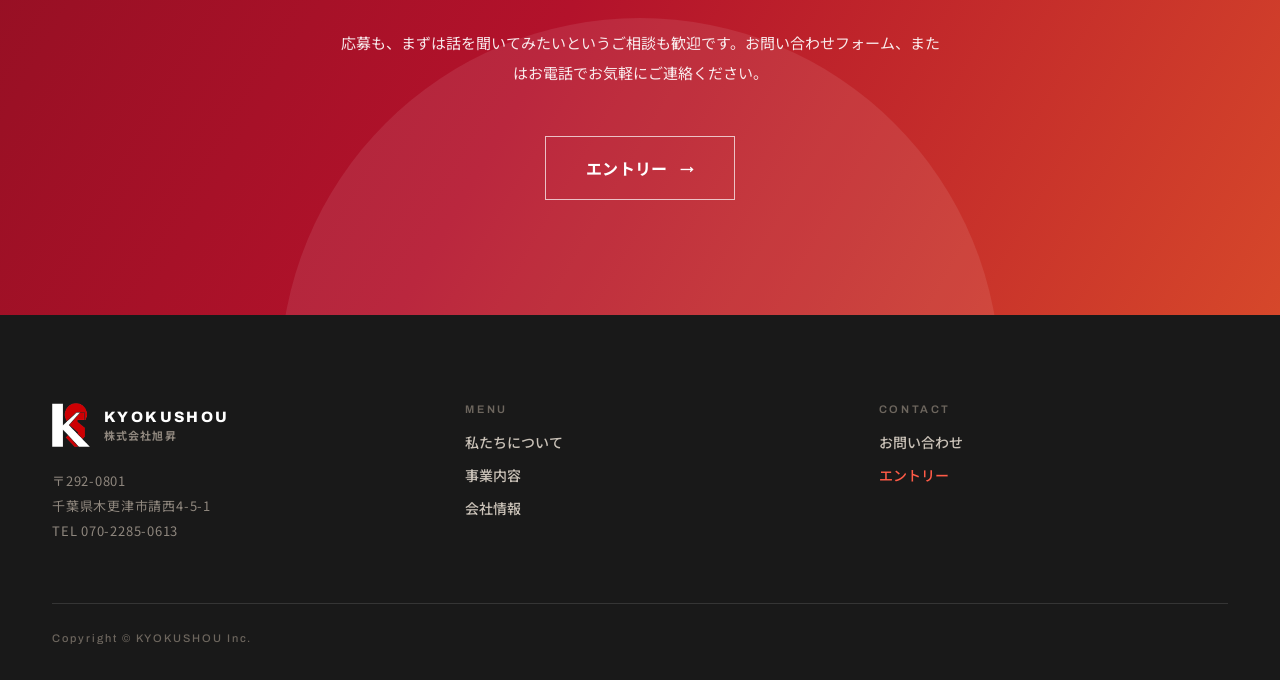
<file: recruit.html>
<!DOCTYPE html>
<html lang="ja">
<head>
<meta charset="utf-8">
<meta name="viewport" content="width=device-width, initial-scale=1">
<title>採用情報｜株式会社旭昇（KYOKUSHOU）</title>
<meta name="description" content="株式会社旭昇の採用情報。足場工事・鍛冶工事スタッフを募集しています。未経験・経験者ともに歓迎、千葉県木更津市を中心とした京葉エリアの現場で働く仲間を求めています。">
<meta name="robots" content="index, follow">
<link rel="canonical" href="https://kyokushou0415.jp/recruit.html">

<meta property="og:type" content="website">
<meta property="og:site_name" content="株式会社旭昇（KYOKUSHOU）">
<meta property="og:title" content="採用情報｜株式会社旭昇（KYOKUSHOU）">
<meta property="og:description" content="株式会社旭昇の採用情報。足場工事・鍛冶工事スタッフを募集しています。未経験・経験者ともに歓迎、千葉県木更津市を中心とした京葉エリアの現場で働く仲間を求めています。">
<meta property="og:url" content="https://kyokushou0415.jp/recruit.html">
<meta property="og:image" content="https://kyokushou0415.jp/images/ogp-recruit.jpg">
<meta property="og:image:width" content="1200">
<meta property="og:image:height" content="630">
<meta property="og:locale" content="ja_JP">
<meta name="twitter:card" content="summary_large_image">
<meta name="twitter:title" content="採用情報｜株式会社旭昇（KYOKUSHOU）">
<meta name="twitter:description" content="株式会社旭昇の採用情報。足場工事・鍛冶工事スタッフを募集しています。未経験・経験者ともに歓迎、千葉県木更津市を中心とした京葉エリアの現場で働く仲間を求めています。">
<meta name="twitter:image" content="https://kyokushou0415.jp/images/ogp-recruit.jpg">
<meta name="theme-color" content="#b3122b">

<link rel="icon" type="image/png" sizes="32x32" href="assets/favicon-32.png">
<link rel="icon" type="image/png" sizes="192x192" href="assets/favicon-192.png">
<link rel="apple-touch-icon" sizes="180x180" href="assets/apple-touch-icon.png">
<link rel="preconnect" href="https://fonts.googleapis.com">
<link rel="preconnect" href="https://fonts.gstatic.com" crossorigin>
<link href="https://fonts.googleapis.com/css2?family=Archivo:wght@500;600;700;800;900&family=Noto+Sans+JP:wght@400;500;700;900&display=swap" rel="stylesheet">
<link rel="stylesheet" href="css/style.css">
</head>
<body>

<div id="top">

<header class="site-header" data-header>
  <div class="header-inner">
    <a href="index.html" class="brand" aria-label="株式会社旭昇 ホーム">
      <img src="assets/logo-mark.png" alt="株式会社旭昇 ロゴ" class="brand-logo">
      <span class="brand-text">
        <span class="brand-en">KYOKUSHOU</span>
        <span class="brand-jp">株式会社旭昇</span>
      </span>
    </a>

    <nav class="site-nav">
      <a href="index.html#about" class="nav-link">私たちについて</a>
      <a href="index.html#business" class="nav-link">事業内容</a>
      <a href="index.html#company" class="nav-link">会社情報</a>
      <a href="#entry" class="btn-cta">エントリー<span class="arrow">→</span></a>
    </nav>

    <button class="hamburger" data-menu-open aria-label="メニューを開く">
      <span></span><span></span><span class="accent"></span>
    </button>
  </div>
</header>

<div class="mobile-menu" data-mobile-menu>
  <div class="mobile-menu-top">
    <img src="assets/logo-mark.png" alt="株式会社旭昇 ロゴ" class="brand-logo brand-logo-sm">
    <button class="menu-close" data-menu-close aria-label="メニューを閉じる">×</button>
  </div>
  <nav class="mobile-nav">
    <a data-menu-close href="index.html#about">私たちについて</a>
    <a data-menu-close href="index.html#business">事業内容</a>
    <a data-menu-close href="index.html#company">会社情報</a>
  </nav>
  <a data-menu-close href="#entry" class="mobile-cta">エントリーはこちら<span class="arrow">→</span></a>
  <span class="mobile-menu-tag">KYOKUSHOU / RECRUIT</span>
</div>

<!-- ============ HERO ============ -->
<section class="rp-hero">
  <div class="rp-hero-photo" role="img" aria-label="現場で働く若手社員の写真">
    <span>PHOTO — 現場で働く若手社員<br>full-bleed・on-site, natural</span>
  </div>
  <div class="rp-hero-sunrise"></div>
  <div class="rp-hero-fade"></div>

  <div class="rp-hero-inner">
    <div class="rp-hero-content">
      <span class="pill"></span>
      <p class="eyebrow" data-reveal="up">Recruit&nbsp;&nbsp;/&nbsp;&nbsp;採用情報</p>
      <h1 data-reveal="up">ともに昇る、<br>仲間へ。</h1>
      <p class="rp-hero-lead" data-reveal="up">経験より、まっすぐ向き合う姿勢を。旭昇は、これから育つ人を歓迎します。</p>
    </div>
  </div>
</section>

<!-- ============ なぜ旭昇か ============ -->
<section class="rp-why">
  <div class="rp-why-grid">
    <div>
      <span class="pill" data-reveal="up"></span>
      <p class="eyebrow" data-reveal="up">Why KYOKUSHOU</p>
      <h2 data-reveal="up">新しい会社で、<br>新しい当たり前を<br>つくる側に。</h2>
    </div>
    <p class="rp-why-text" data-reveal="up">2026年に生まれたばかりの会社だから、これから形になっていくことがたくさんあります。決められた枠をなぞるのではなく、現場で必要とされる力を一人ひとりが身につけ、任され、成長していく。旭昇は、そんな場でありたいと考えています。</p>
  </div>
</section>

<!-- ============ 募集要項 ============ -->
<section class="rp-requirements">
  <div class="rp-requirements-inner">
    <p class="eyebrow" data-reveal="up">Requirements</p>
    <h2 data-reveal="up">募集要項</h2>
    <dl class="company-table" data-reveal="up">
      <div class="company-row"><dt>職種</dt><dd>足場工事スタッフ／鍛冶工事スタッフ</dd></div>
      <div class="company-row"><dt>雇用形態</dt><dd>正社員</dd></div>
      <div class="company-row"><dt>応募資格</dt><dd>未経験・経験者ともに歓迎／要普通自動車免許</dd></div>
      <div class="company-row"><dt>勤務地</dt><dd>千葉県木更津市を中心とした京葉エリアの各現場</dd></div>
      <div class="company-row rp-salary-row">
        <dt>給与</dt>
        <dd>
          <div class="rp-salary-grid">
            <div class="rp-salary-cell">
              <span class="rp-salary-badge"><span class="rp-salary-dot"></span>未経験</span>
              <p class="rp-salary-main">日当 12,000円〜</p>
              <p class="rp-salary-sub">月給 300,000円〜</p>
            </div>
            <div class="rp-salary-cell is-experienced">
              <span class="rp-salary-badge"><span class="rp-salary-dot"></span>経験者</span>
              <p class="rp-salary-main">日当 14,000円〜</p>
              <p class="rp-salary-sub">月給 350,000円〜</p>
            </div>
          </div>
          <p class="rp-salary-note">※ 資格により昇給あり</p>
        </dd>
      </div>
      <div class="company-row"><dt>勤務時間</dt><dd>基本 8:30〜17:00　<span class="rp-muted">※残業／夜勤あり</span></dd></div>
      <div class="company-row"><dt>休日・休暇</dt><dd>日祝休み　<span class="rp-muted">※長期休暇相談可能</span></dd></div>
      <div class="company-row"><dt>待遇・福利厚生</dt><dd>社会保険完備／工具支給あり／資格支援制度あり</dd></div>
    </dl>
  </div>
</section>

<!-- ============ 選考の流れ ============ -->
<section class="rp-flow">
  <div class="rp-flow-inner">
    <p class="eyebrow" data-reveal="up">Flow&nbsp;&nbsp;—&nbsp;&nbsp;選考の流れ</p>
    <div class="rp-flow-grid">
      <div class="rp-flow-card" data-reveal="up">
        <span class="rp-flow-num">01</span>
        <h3>エントリー</h3>
        <p>下のフォーム・お電話からご連絡ください。</p>
      </div>
      <div class="rp-flow-card" data-reveal="up">
        <span class="rp-flow-num">02</span>
        <h3>面談</h3>
        <p>お互いを知るための、率直な面談を行います。</p>
      </div>
      <div class="rp-flow-card" data-reveal="up">
        <span class="rp-flow-num">03</span>
        <h3>現場見学</h3>
        <p>実際の現場と仲間の雰囲気を見ていただきます。</p>
      </div>
      <div class="rp-flow-card is-dark" data-reveal="up">
        <span class="rp-flow-num">04</span>
        <h3>入社</h3>
        <p>先輩と組み、基礎から一歩ずつ。</p>
      </div>
    </div>
  </div>
</section>

<!-- ============ エントリー ============ -->
<section id="entry" class="rp-entry">
  <div class="rp-entry-glow" aria-hidden="true"></div>
  <div class="rp-entry-inner">
    <span class="rp-entry-pill" data-reveal="up"></span>
    <h2 data-reveal="up">まずは、話を<br>聞きに来てください。</h2>
    <p class="rp-entry-text" data-reveal="up">応募も、まずは話を聞いてみたいというご相談も歓迎です。お問い合わせフォーム、またはお電話でお気軽にご連絡ください。</p>
    <div class="rp-entry-actions" data-reveal="up">
      <a href="index.html#contact" class="btn-entry">エントリー<span class="arrow">→</span></a>
    </div>
  </div>
</section>

<!-- ============ FOOTER ============ -->
<footer class="site-footer">
  <div class="footer-inner">
    <div class="footer-grid">
      <div>
        <span class="footer-brand">
          <img src="assets/logo-mark-white.png" alt="株式会社旭昇 ロゴ" class="footer-logo">
          <span class="brand-text">
            <span class="brand-en">KYOKUSHOU</span>
            <span class="brand-jp">株式会社旭昇</span>
          </span>
        </span>
        <p class="footer-address">〒292-0801<br>千葉県木更津市請西4-5-1<br>TEL 070-2285-0613</p>
      </div>
      <nav class="footer-nav">
        <span class="footer-label">MENU</span>
        <a href="index.html#about">私たちについて</a>
        <a href="index.html#business">事業内容</a>
        <a href="index.html#company">会社情報</a>
      </nav>
      <nav class="footer-nav">
        <span class="footer-label">CONTACT</span>
        <a href="index.html#contact">お問い合わせ</a>
        <a href="#entry" class="footer-recruit">エントリー</a>
      </nav>
    </div>
    <p class="footer-copy">Copyright © KYOKUSHOU Inc.</p>
  </div>
</footer>

</div>

<script src="js/main.js"></script>
</body>
</html>
</file>
<file: css/style.css>
/* ===== Reset & base ===== */
*{box-sizing:border-box}
html{scroll-behavior:smooth}
body{
  margin:0;
  background:#f4f1ed;
  color:#1c1c1c;
  -webkit-font-smoothing:antialiased;
  font-family:'Noto Sans JP',system-ui,sans-serif;
  overflow-x:hidden;
}
#top{position:relative;overflow:hidden}
a{color:#b3122b;text-decoration:none}
a:hover{color:#8f0f22}
h1,h2,h3,p,dl,dt,dd{margin:0}
img{max-width:100%}
.arrow{font:700 14px 'Archivo'}

@keyframes ks-bounce{0%,100%{transform:translateY(0);opacity:.85}50%{transform:translateY(9px);opacity:.35}}
@keyframes ks-sunrise{0%{opacity:.5;transform:translateY(2%)}50%{opacity:.95;transform:translateY(-1%)}100%{opacity:.5;transform:translateY(2%)}}
@media (prefers-reduced-motion: reduce){
  html{scroll-behavior:auto}
  *{animation:none!important;transition:none!important}
}

.section{padding:clamp(72px,11vw,150px) clamp(20px,5vw,52px)}
.section-white{background:#ffffff;border-top:1px solid #e6e0d9}
.eyebrow{margin:0 0 20px;font:600 13px 'Archivo';letter-spacing:.32em;text-transform:uppercase;color:#b3122b}
.eyebrow-dark{color:#ff5b47}

.pill{display:block;width:44px;height:22px;border-radius:44px 44px 0 0;background:#b3122b;margin-bottom:20px}

/* ===== Reveal animation defaults (JS toggles .is-visible) ===== */
[data-reveal]{opacity:0;transform:translateY(26px);transition:opacity .9s cubic-bezier(.22,1,.36,1),transform .9s cubic-bezier(.22,1,.36,1)}
[data-reveal].is-visible{opacity:1;transform:none}
[data-reveal-line="v"]{transform:scaleY(0);transform-origin:top center;transition:transform 1.5s cubic-bezier(.22,1,.36,1)}
[data-reveal-line="h"]{transform:scaleX(0);transform-origin:left center;transition:transform 1.5s cubic-bezier(.22,1,.36,1)}
[data-reveal-line].is-visible{transform:none}
@media (prefers-reduced-motion: reduce){
  [data-reveal],[data-reveal-line]{opacity:1!important;transform:none!important}
}

/* ===== Header ===== */
.site-header{
  position:fixed;top:0;left:0;right:0;z-index:100;
  background:rgba(255,255,255,.94);
  backdrop-filter:saturate(1.5) blur(10px);
  -webkit-backdrop-filter:saturate(1.5) blur(10px);
  border-bottom:1px solid #e6e0d9;
  box-shadow:none;
  transition:box-shadow .35s ease,border-color .35s ease;
}
.site-header.is-scrolled{box-shadow:0 10px 34px rgba(0,0,0,.07);border-bottom-color:transparent}
.header-inner{
  max-width:1320px;margin:0 auto;height:74px;
  padding:0 clamp(16px,4vw,52px);
  display:flex;align-items:center;justify-content:space-between;gap:20px;
}
.brand{display:flex;align-items:center;gap:14px;color:#1c1c1c}
.brand-logo{height:46px;width:auto;display:block;flex:none}
.brand-logo-sm{height:40px}
.brand-text{line-height:1;display:block}
.brand-en{display:block;font:800 15px/1 'Archivo';letter-spacing:.16em;color:#1c1c1c}
.brand-jp{display:block;font:700 11px/1 'Noto Sans JP';letter-spacing:.1em;color:#8f877e;margin-top:5px}

.site-nav{display:flex;align-items:center;gap:clamp(18px,2.2vw,34px)}
.nav-link{
  font:500 14px 'Noto Sans JP';color:#1c1c1c;padding-bottom:5px;
  background:linear-gradient(#b3122b,#b3122b) no-repeat left 100%/0% 2px;
  transition:background-size .35s,color .3s;
}
.nav-link:hover{background-size:100% 2px;color:#b3122b}
.btn-cta{
  display:inline-flex;align-items:center;gap:8px;padding:12px 22px;
  font:700 13.5px 'Noto Sans JP';letter-spacing:.03em;color:#fff;
  background:linear-gradient(to right,#8f0f22 50%,#b3122b 50%);
  background-size:200% 100%;background-position:right center;
  transition:background-position .5s cubic-bezier(.4,0,.2,1);
}
.btn-cta:hover{background-position:left center;color:#fff}

.hamburger{display:none;flex-direction:column;gap:6px;padding:12px;background:none;border:none;cursor:pointer}
.hamburger span{display:block;width:26px;height:2px;background:#1c1c1c}
.hamburger span.accent{background:#b3122b}

@media (max-width:859px){
  .site-nav{display:none}
  .hamburger{display:flex}
}

/* ===== Mobile menu overlay ===== */
.mobile-menu{
  position:fixed;inset:0;z-index:200;background:#f7f4f1;
  display:none;flex-direction:column;padding:22px clamp(20px,7vw,40px);
}
.mobile-menu.is-open{display:flex}
.mobile-menu-top{display:flex;align-items:center;justify-content:space-between;height:52px}
.mobile-menu-top .brand-en{letter-spacing:.16em;font:800 15px/1 'Archivo'}
.mobile-menu-top .brand{gap:12px}
.menu-close{font:400 34px/1 'Archivo';background:none;border:none;color:#1c1c1c;cursor:pointer;padding:4px 8px}
.mobile-nav{display:flex;flex-direction:column;gap:4px;margin-top:36px}
.mobile-nav a{font:900 26px/1.2 'Noto Sans JP';color:#1c1c1c;padding:12px 0;border-bottom:1px solid #e6e0d9}
.mobile-cta{
  margin-top:28px;display:inline-flex;align-items:center;justify-content:center;gap:8px;
  padding:18px 22px;font:700 16px 'Noto Sans JP';color:#fff;background:#b3122b;
}
.mobile-menu-tag{margin-top:auto;font:600 12px 'Archivo';letter-spacing:.3em;color:#a89f95}

/* ===== Hero ===== */
.hero{position:relative;min-height:100svh;overflow:hidden;display:flex;align-items:flex-end}
.hero-photo{
  position:absolute;inset:0;
  background-image:url('../images/hero.jpg');
  background-size:cover;background-position:72% center;background-repeat:no-repeat;
}
.hero-sunrise{
  position:absolute;inset:0;pointer-events:none;
  background:linear-gradient(178deg,rgba(179,18,43,.16) 0%,rgba(232,99,42,.09) 26%,rgba(255,255,255,0) 52%);
  animation:ks-sunrise 11s ease-in-out infinite;
}
.hero-fade{
  position:absolute;inset:0;pointer-events:none;
  background:linear-gradient(92deg,rgba(244,241,237,.95) 0%,rgba(244,241,237,.7) 34%,rgba(244,241,237,0) 66%);
}
.hero-inner{
  position:relative;width:100%;max-width:1320px;margin:0 auto;
  padding:120px clamp(20px,5vw,52px) clamp(64px,10vh,110px);
}
.hero-content{position:relative;padding-left:clamp(18px,2.5vw,32px);max-width:760px}
.hero-vline{
  position:absolute;left:0;top:6px;bottom:6px;width:3px;
  background:linear-gradient(180deg,#e8632a,#b3122b);transform-origin:top center;
}
.hero h1{font:900 clamp(36px,6.6vw,82px)/1.16 'Noto Sans JP';letter-spacing:.005em;color:#191919;text-wrap:balance}
.hero-lead{
  margin:clamp(20px,3vh,32px) 0 0;font:700 clamp(15px,1.4vw,19px)/1.95 'Noto Sans JP';
  color:#22201d;max-width:24em;display:inline-block;
  background:rgba(247,245,242,.88);backdrop-filter:blur(6px);-webkit-backdrop-filter:blur(6px);
  padding:14px 20px 14px 18px;border-left:3px solid #b3122b;
}
.hero .eyebrow{margin:0 0 clamp(18px,3vh,30px);font-size:clamp(12px,1.2vw,15px)}
.hero-actions{display:flex;flex-wrap:wrap;gap:14px;margin-top:clamp(28px,4vh,44px)}

.btn-outline{
  display:inline-flex;align-items:center;gap:10px;padding:17px 30px;
  font:700 15px 'Noto Sans JP';letter-spacing:.02em;color:#1c1c1c;
  background:linear-gradient(to right,#b3122b 50%,#ffffff 50%);
  background-size:200% 100%;background-position:right center;
  border:1.5px solid #1c1c1c;
  transition:background-position .5s cubic-bezier(.4,0,.2,1),color .4s,border-color .4s;
}
.btn-outline:hover{background-position:left center;color:#fff;border-color:#b3122b}
.btn-outline-light{background:linear-gradient(to right,#b3122b 50%,#f4f1ed 50%);background-size:200% 100%;background-position:right center}

.scroll-indicator{
  position:absolute;left:50%;bottom:22px;transform:translateX(-50%);
  display:flex;flex-direction:column;align-items:center;gap:8px;
}
.scroll-indicator span:first-child{font:600 10px 'Archivo';letter-spacing:.3em;color:#8f877e}
.scroll-track{display:block;width:1px;height:34px;background:#c9c1b7;position:relative;overflow:hidden}
.scroll-dot{position:absolute;left:0;top:0;width:1px;height:14px;background:#b3122b;animation:ks-bounce 1.9s ease-in-out infinite}

/* ===== Intro ===== */
.intro{background:#f4f1ed}
.intro-grid{
  max-width:1120px;margin:0 auto;
  display:grid;grid-template-columns:repeat(auto-fit,minmax(280px,1fr));
  gap:clamp(32px,5vw,72px);align-items:start;
}
.intro h2{font:900 clamp(24px,3.2vw,42px)/1.5 'Noto Sans JP';letter-spacing:.01em;color:#191919;text-wrap:balance}
.intro-text{font:400 clamp(15px,1.15vw,17px)/2.15 'Noto Sans JP';color:#4a453f;padding-top:clamp(4px,3vw,52px)}

/* ===== Our Stance ===== */
.stance-inner{max-width:1200px;margin:0 auto}
.stance-inner .eyebrow{margin-bottom:clamp(36px,6vw,72px)}
.stance-row{
  display:grid;grid-template-columns:minmax(0,0.75fr) minmax(96px,auto) minmax(0,2fr);
  align-items:baseline;gap:clamp(18px,3vw,44px);padding:clamp(28px,4vw,48px) 0;
  border-top:1px solid #e2ddd7;
}
.stance-row-first{border-top:2px solid #191919}
.stance-row-last{border-bottom:1px solid #e2ddd7}
.stance-num{font:800 clamp(52px,8vw,104px)/0.9 'Archivo';color:#e6dfd6}
.stance-tag{font:700 13px/1.5 'Archivo';letter-spacing:.14em;white-space:nowrap;color:#b3122b}
.stance-text{font:700 clamp(19px,2.4vw,32px)/1.6 'Noto Sans JP';color:#191919;text-wrap:balance}

/* ===== Business ===== */
.business{background:#f4f1ed}
.business-inner{max-width:1200px;margin:0 auto}
.business-head{max-width:820px;margin-bottom:clamp(40px,6vw,72px)}
.business-head h2{font:900 clamp(26px,3.6vw,46px)/1.4 'Noto Sans JP';color:#191919;text-wrap:balance}
.business-grid{display:grid;grid-template-columns:repeat(auto-fit,minmax(300px,1fr));gap:clamp(24px,3vw,48px)}
.business-card{background:#fff;border:1px solid #e6e0d9}
.business-photo{aspect-ratio:4/3;background-size:cover;background-position:center;background-repeat:no-repeat}
.business-photo.photo-placeholder{border:none;background:repeating-linear-gradient(115deg,#e5dfd7 0 16px,#ede7df 16px 32px)}
.business-card-body{padding:clamp(24px,3vw,40px)}
.business-en{margin:0 0 6px;font:800 clamp(20px,2.4vw,30px) 'Archivo';letter-spacing:.06em;color:#b3122b}
.business-card-body h3{margin:0 0 16px;font:900 clamp(19px,2vw,24px) 'Noto Sans JP';color:#191919}
.business-desc{font:400 15px/2 'Noto Sans JP';color:#4a453f}
.business-more{margin-top:clamp(36px,5vw,56px)}

/* ===== Area ===== */
.area{background:#191919;color:#f4f1ed;overflow:hidden}
.area-inner{max-width:1120px;margin:0 auto}
.area h2{margin:0 0 clamp(16px,3vw,26px);font:900 clamp(24px,3.4vw,44px)/1.45 'Noto Sans JP';color:#fff;text-wrap:balance}
.area-text{margin:0 0 clamp(40px,7vw,80px);font:400 clamp(15px,1.1vw,16px)/2 'Noto Sans JP';color:#c9c1b7;max-width:52em}

.area-timeline-h{position:relative;margin-top:clamp(20px,4vw,40px)}
.area-line-track{position:absolute;left:2%;right:2%;top:9px;height:2px;background:rgba(255,255,255,.16)}
.area-line-fill{position:absolute;left:2%;right:2%;top:9px;height:2px;background:linear-gradient(90deg,#e8632a,#ff5b47);transform-origin:left center;box-shadow:0 0 14px rgba(255,91,71,.5)}
.area-points{position:relative;display:flex;justify-content:space-between;gap:8px}
.area-point{display:flex;flex-direction:column;align-items:center;gap:16px;flex:1;text-align:center}
.dot{width:18px;height:18px;border-radius:50%;background:#191919;border:3px solid #ff5b47;box-shadow:0 0 12px rgba(255,91,71,.6);display:block}
.area-en{font:700 clamp(13px,1.4vw,18px) 'Archivo';letter-spacing:.1em;color:#fff}
.area-jp{font:500 12px 'Noto Sans JP';color:#a49b90}

.area-timeline-v{display:none;position:relative;padding-left:6px}
.area-line-track-v{position:absolute;left:8px;top:12px;bottom:12px;width:2px;background:rgba(255,255,255,.16)}
.area-line-fill-v{position:absolute;left:8px;top:12px;bottom:12px;width:2px;background:linear-gradient(180deg,#e8632a,#ff5b47);transform-origin:top center;box-shadow:0 0 12px rgba(255,91,71,.5)}
.area-point-v{display:flex;align-items:center;gap:18px;padding:15px 0}
.area-point-v .dot{flex:none;position:relative;z-index:1}
.area-point-v .area-en{margin-right:10px}

@media (max-width:859px){
  .area-timeline-h{display:none}
  .area-timeline-v{display:block}
}

/* ===== Team ===== */
.team{background:#f4f1ed}
.team-inner{max-width:1200px;margin:0 auto}
.team-head{max-width:760px;margin-bottom:clamp(36px,5vw,60px)}
.team-head h2{margin:0 0 22px;font:900 clamp(28px,4vw,52px)/1.3 'Noto Sans JP';color:#191919}
.team-text{font:400 clamp(15px,1.15vw,17px)/2.1 'Noto Sans JP';color:#4a453f}

.photo-placeholder{
  display:grid;place-items:center;border:1px solid #e6e0d9;
}
.photo-placeholder span{font:500 13px ui-monospace,Menlo,monospace;color:#a89f95;letter-spacing:.12em;text-align:center;padding:0 24px}
.team-photo{aspect-ratio:16/7;min-height:260px;background:repeating-linear-gradient(115deg,#e5dfd7 0 16px,#ede7df 16px 32px)}

/* ===== Message ===== */
.message-inner{max-width:820px;margin:0 auto}
.message-inner h2{margin:0 0 clamp(24px,3vw,36px);font:900 clamp(23px,2.9vw,38px)/1.5 'Noto Sans JP';color:#191919;text-wrap:balance}
.message-body{font:400 clamp(15px,1.1vw,16px)/2.1 'Noto Sans JP';color:#4a453f;display:flex;flex-direction:column;gap:1.4em}
.message-sign{margin:clamp(28px,3vw,40px) 0 0;font:700 15px 'Noto Sans JP';color:#191919}
.message-sign span{letter-spacing:.05em;color:#8f877e}

/* ===== Recruit ===== */
.recruit{position:relative;background:linear-gradient(120deg,#8f0f22 0%,#b3122b 46%,#e8632a 128%);color:#fff;overflow:hidden}
.recruit-grid{max-width:1320px;margin:0 auto;display:grid;grid-template-columns:repeat(auto-fit,minmax(300px,1fr))}
.recruit-copy{padding:clamp(64px,9vw,120px) clamp(24px,5vw,72px);display:flex;flex-direction:column;justify-content:center}
.eyebrow-recruit{color:rgba(255,255,255,.7)}
.recruit-copy h2{margin:0 0 clamp(24px,3vw,36px);font:900 clamp(32px,4.6vw,62px)/1.25 'Noto Sans JP';color:#fff;text-wrap:balance}
.btn-recruit{
  display:inline-flex;align-items:center;gap:12px;padding:19px 36px;
  font:700 16px 'Noto Sans JP';letter-spacing:.03em;color:#b3122b;
  background:linear-gradient(to right,#191919 50%,#ffffff 50%);
  background-size:200% 100%;background-position:right center;
  transition:background-position .5s cubic-bezier(.4,0,.2,1),color .4s;
}
.btn-recruit:hover{background-position:left center;color:#fff}
.recruit-photo{min-height:300px;background:repeating-linear-gradient(135deg,rgba(255,255,255,.09) 0 16px,rgba(255,255,255,.16) 16px 32px);border:none}
.recruit-photo span{color:rgba(255,255,255,.72)}

/* ===== Company ===== */
.company{background:#f4f1ed}
.company-inner{max-width:960px;margin:0 auto}
.company-inner h2{margin:0 0 clamp(36px,5vw,56px);font:900 clamp(26px,3.4vw,44px) 'Noto Sans JP';color:#191919}
.company-table{margin:0;border-top:2px solid #191919}
.company-row{display:grid;grid-template-columns:clamp(96px,30%,180px) 1fr;gap:6px 24px;padding:20px 4px;border-bottom:1px solid #e2ddd7}
.company-row dt{font:700 14px 'Noto Sans JP';color:#8f877e;letter-spacing:.03em}
.company-row dd{font:500 15px/1.7 'Noto Sans JP';color:#191919}
.company-row dd.tracked{letter-spacing:.05em}
.tel-link{color:#191919}
.tel-link:hover{color:#b3122b}
.company-map{margin-top:clamp(28px,4vw,44px);border:1px solid #e2ddd7;background:#fff}
.company-map iframe{width:100%;height:clamp(280px,38vw,420px);border:0;display:block}

/* ===== Contact ===== */
.contact{position:relative;overflow:hidden;background:#ffffff}
.contact-glow{
  position:absolute;left:50%;top:clamp(36px,7vw,84px);transform:translateX(-50%);
  width:min(80vw,600px);height:min(40vw,300px);border-radius:9999px 9999px 0 0;
  background:linear-gradient(180deg,#f3d6d8,#faf1ee);opacity:.55;pointer-events:none;
}
.contact-inner{position:relative;max-width:760px;margin:0 auto}
.contact-head{text-align:center}
.contact-head h2{margin:0 0 24px;font:900 clamp(26px,3.6vw,46px)/1.4 'Noto Sans JP';color:#191919;text-wrap:balance}
.contact-lead{margin:0 auto clamp(40px,6vw,56px);font:400 clamp(15px,1.1vw,16px)/2 'Noto Sans JP';color:#4a453f;max-width:44em}

.form-success{background:#fff;border:1px solid #e6e0d9;border-top:3px solid #b3122b;padding:clamp(36px,6vw,64px) clamp(24px,5vw,48px);text-align:center}
.form-success h3{margin:0 0 12px;font:900 clamp(20px,2.4vw,26px) 'Noto Sans JP';color:#191919}
.form-success p{margin:0;font:400 15px/2 'Noto Sans JP';color:#4a453f}

.contact-form{
  background:#fff;border:1px solid #e6e0d9;padding:clamp(28px,4vw,44px);
  display:grid;grid-template-columns:repeat(auto-fit,minmax(220px,1fr));
  gap:clamp(18px,2.5vw,24px);text-align:left;
}
.contact-form label{display:flex;flex-direction:column;gap:8px}
.contact-form label span{font:700 13px 'Noto Sans JP';color:#191919}
.contact-form label em{color:#b3122b;font-style:normal}
.contact-form input,.contact-form textarea{
  font:400 15px 'Noto Sans JP';padding:13px 15px;border:1.5px solid #d9d2ca;
  background:#faf8f5;color:#191919;font-family:'Noto Sans JP',sans-serif;
}
.contact-form textarea{line-height:1.7;resize:vertical}
.contact-form input:focus,.contact-form textarea:focus{border-color:#b3122b;background:#fff;outline:none}
.contact-form .full{grid-column:1/-1}
.form-footer{display:flex;flex-wrap:wrap;align-items:center;justify-content:space-between;gap:16px;margin-top:4px}
.form-note{margin:0;font:400 12px/1.7 'Noto Sans JP';color:#8f877e}
.btn-submit{
  display:inline-flex;align-items:center;gap:10px;padding:16px 38px;
  font:700 15px 'Noto Sans JP';letter-spacing:.03em;color:#fff;border:none;cursor:pointer;
  background:linear-gradient(to right,#8f0f22 50%,#b3122b 50%);
  background-size:200% 100%;background-position:right center;
  transition:background-position .5s cubic-bezier(.4,0,.2,1);
}
.btn-submit:hover{background-position:left center}
.btn-submit:disabled{opacity:.6;cursor:not-allowed}
.form-error{margin-top:4px;font:500 13px 'Noto Sans JP';color:#b3122b}

.contact-tel{margin:clamp(28px,4vw,40px) 0 0;text-align:center;font:700 15px 'Noto Sans JP';color:#191919;letter-spacing:.06em}
.contact-tel a{color:#b3122b}

/* ===== Footer ===== */
.site-footer{background:#191919;color:#c9c1b7;padding:clamp(56px,7vw,88px) clamp(20px,5vw,52px) 36px}
.footer-inner{max-width:1200px;margin:0 auto}
.footer-grid{
  display:grid;grid-template-columns:repeat(auto-fit,minmax(220px,1fr));
  gap:clamp(32px,5vw,64px);padding-bottom:clamp(40px,5vw,60px);
  border-bottom:1px solid rgba(255,255,255,.12);
}
.footer-brand{display:flex;align-items:center;gap:14px;margin-bottom:22px}
.footer-brand .brand-en{color:#fff}
.footer-logo{height:44px;width:auto;display:block;flex:none}
.footer-address{margin:0;font:400 13px/1.9 'Noto Sans JP';color:#8f877e;letter-spacing:.06em}
.footer-nav{display:flex;flex-direction:column;gap:13px}
.footer-label{font:600 11px 'Archivo';letter-spacing:.24em;color:#6d665e;margin-bottom:4px}
.footer-nav a{font:500 14px 'Noto Sans JP';color:#c9c1b7}
.footer-nav a:hover{color:#fff}
.footer-recruit{color:#ff5b47!important}
.footer-recruit:hover{color:#ff8a7a!important}
.footer-copy{margin:28px 0 0;font:500 11px 'Archivo';letter-spacing:.18em;color:#6d665e}

/* ===== Recruit page ===== */
.rp-hero{position:relative;min-height:76svh;overflow:hidden;display:flex;align-items:flex-end}
.rp-hero-photo{
  position:absolute;inset:0;display:grid;place-items:center;
  background:repeating-linear-gradient(135deg,#e5dfd7 0 15px,#ede7df 15px 30px);
}
.rp-hero-photo span{font:500 13px/1.7 ui-monospace,Menlo,monospace;color:#a89f95;letter-spacing:.12em;text-align:center;padding:0 24px}
.rp-hero-sunrise{
  position:absolute;inset:0;pointer-events:none;
  background:linear-gradient(178deg,rgba(179,18,43,.18) 0%,rgba(232,99,42,.1) 26%,rgba(255,255,255,0) 52%);
  animation:ks-sunrise 11s ease-in-out infinite;
}
.rp-hero-fade{
  position:absolute;inset:0;pointer-events:none;
  background:linear-gradient(92deg,rgba(244,241,237,.95) 0%,rgba(244,241,237,.68) 34%,rgba(244,241,237,0) 66%);
}
.rp-hero-inner{position:relative;width:100%;max-width:1320px;margin:0 auto;padding:120px clamp(20px,5vw,52px) clamp(56px,9vh,96px)}
.rp-hero-content{position:relative;padding-left:clamp(18px,2.5vw,32px);max-width:760px}
.rp-hero-content .pill{position:absolute;left:0;top:8px;margin:0}
.rp-hero-content .eyebrow{margin:34px 0 clamp(16px,3vh,26px);font-size:clamp(12px,1.2vw,15px);letter-spacing:.34em}
.rp-hero-content h1{margin:0;font:900 clamp(34px,6vw,76px)/1.16 'Noto Sans JP';color:#191919;text-wrap:balance}
.rp-hero-lead{margin:clamp(20px,3vh,30px) 0 0;font:500 clamp(15px,1.5vw,20px)/1.9 'Noto Sans JP';color:#3a352f;max-width:32em}

.rp-why{background:#f4f1ed;padding:clamp(72px,11vw,140px) clamp(20px,5vw,52px)}
.rp-why-grid{max-width:1120px;margin:0 auto;display:grid;grid-template-columns:repeat(auto-fit,minmax(280px,1fr));gap:clamp(32px,5vw,72px);align-items:start}
.rp-why-grid h2{font:900 clamp(24px,3.2vw,42px)/1.5 'Noto Sans JP';color:#191919;text-wrap:balance}
.rp-why-text{margin:0;font:400 clamp(15px,1.15vw,17px)/2.15 'Noto Sans JP';color:#4a453f;padding-top:clamp(4px,3vw,52px)}

.rp-requirements{background:#ffffff;padding:clamp(72px,11vw,140px) clamp(20px,5vw,52px);border-top:1px solid #e6e0d9}
.rp-requirements-inner{max-width:960px;margin:0 auto}
.rp-requirements-inner h2{margin:0 0 clamp(36px,5vw,56px);font:900 clamp(26px,3.4vw,44px) 'Noto Sans JP';color:#191919}
.rp-salary-row{gap:12px 24px}
.rp-salary-row dt{align-self:start}
.rp-salary-grid{display:grid;grid-template-columns:repeat(auto-fit,minmax(200px,1fr));gap:1px;background:#e2ddd7;border:1px solid #e2ddd7}
.rp-salary-cell{background:#faf8f5;padding:18px 20px}
.rp-salary-cell.is-experienced{background:#fff}
.rp-salary-badge{display:inline-flex;align-items:center;gap:8px;font:700 12px 'Noto Sans JP';letter-spacing:.06em;color:#8f877e;margin-bottom:10px}
.rp-salary-cell.is-experienced .rp-salary-badge{color:#b3122b}
.rp-salary-dot{width:18px;height:9px;border-radius:18px 18px 0 0;background:#c9c1b7;display:block}
.rp-salary-cell.is-experienced .rp-salary-dot{background:#b3122b}
.rp-salary-main{margin:0;font:700 clamp(18px,1.8vw,22px)/1.4 'Noto Sans JP';color:#191919}
.rp-salary-sub{margin:4px 0 0;font:500 14px/1.6 'Noto Sans JP';color:#4a453f}
.rp-salary-note{margin:12px 0 0;font:500 13px/1.7 'Noto Sans JP';color:#8f877e}
.rp-muted{color:#8f877e}

.rp-flow{background:#f4f1ed;padding:clamp(72px,11vw,140px) clamp(20px,5vw,52px)}
.rp-flow-inner{max-width:1120px;margin:0 auto}
.rp-flow-inner .eyebrow{margin-bottom:clamp(36px,6vw,64px)}
.rp-flow-grid{display:grid;grid-template-columns:repeat(auto-fit,minmax(180px,1fr));gap:clamp(16px,2vw,24px)}
.rp-flow-card{background:#fff;border:1px solid #e6e0d9;padding:clamp(24px,3vw,32px)}
.rp-flow-card.is-dark{background:#191919;border-color:#191919}
.rp-flow-num{font:800 40px/0.9 'Archivo';color:#e6dfd6}
.rp-flow-card.is-dark .rp-flow-num{color:#4a4038}
.rp-flow-card h3{margin:14px 0 8px;font:900 17px 'Noto Sans JP';color:#191919}
.rp-flow-card.is-dark h3{color:#fff}
.rp-flow-card p{margin:0;font:400 14px/1.9 'Noto Sans JP';color:#4a453f}
.rp-flow-card.is-dark p{color:#c9c1b7}

.rp-entry{
  scroll-margin-top:84px;position:relative;overflow:hidden;
  background:linear-gradient(120deg,#8f0f22 0%,#b3122b 46%,#e8632a 128%);color:#fff;
  padding:clamp(64px,9vw,120px) clamp(24px,5vw,52px);
}
.rp-entry-glow{
  position:absolute;left:50%;bottom:-10%;transform:translateX(-50%);
  width:min(90vw,720px);height:min(45vw,360px);border-radius:9999px 9999px 0 0;
  background:rgba(255,255,255,.09);pointer-events:none;
}
.rp-entry-inner{position:relative;max-width:820px;margin:0 auto;text-align:center}
.rp-entry-pill{display:inline-block;width:52px;height:26px;border-radius:52px 52px 0 0;background:#fff;margin-bottom:24px}
.rp-entry-inner h2{margin:0 0 24px;font:900 clamp(28px,4.4vw,58px)/1.25 'Noto Sans JP';color:#fff;text-wrap:balance}
.rp-entry-text{margin:0 auto clamp(36px,5vw,48px);font:400 clamp(15px,1.1vw,16px)/2 'Noto Sans JP';color:rgba(255,255,255,.9);max-width:40em}
.rp-entry-actions{display:flex;flex-wrap:wrap;justify-content:center;gap:16px}
.btn-entry{
  display:inline-flex;align-items:center;gap:12px;padding:19px 40px;
  font:700 16px 'Noto Sans JP';letter-spacing:.03em;color:#fff;
  border:1.5px solid rgba(255,255,255,.7);transition:background .35s,color .35s;
}
.btn-entry:hover{background:#fff;color:#b3122b}

/* ===== Legal (privacy policy) ===== */
.legal{background:#ffffff;padding-top:calc(74px + clamp(56px,9vw,110px))}
.legal-inner{max-width:760px;margin:0 auto}
.legal-inner h1{margin:0 0 clamp(24px,3vw,36px);font:900 clamp(28px,4vw,44px)/1.3 'Noto Sans JP';color:#191919}
.legal-lead{margin:0 0 clamp(40px,5vw,56px);font:400 15px/2 'Noto Sans JP';color:#4a453f}
.legal-article h2{margin:clamp(36px,5vw,52px) 0 16px;font:700 18px/1.6 'Noto Sans JP';color:#191919;padding-top:20px;border-top:1px solid #e6e0d9}
.legal-article h2:first-child{margin-top:0;padding-top:0;border-top:none}
.legal-article p{margin:0 0 16px;font:400 15px/2 'Noto Sans JP';color:#4a453f}
.legal-article ul{margin:0 0 16px;padding-left:1.4em;font:400 15px/2 'Noto Sans JP';color:#4a453f}
.legal-article li{margin:0 0 4px}
.legal-article a{color:#b3122b}
.legal-date{margin-top:clamp(36px,5vw,52px);font:500 13px 'Noto Sans JP';color:#8f877e}
</file>
